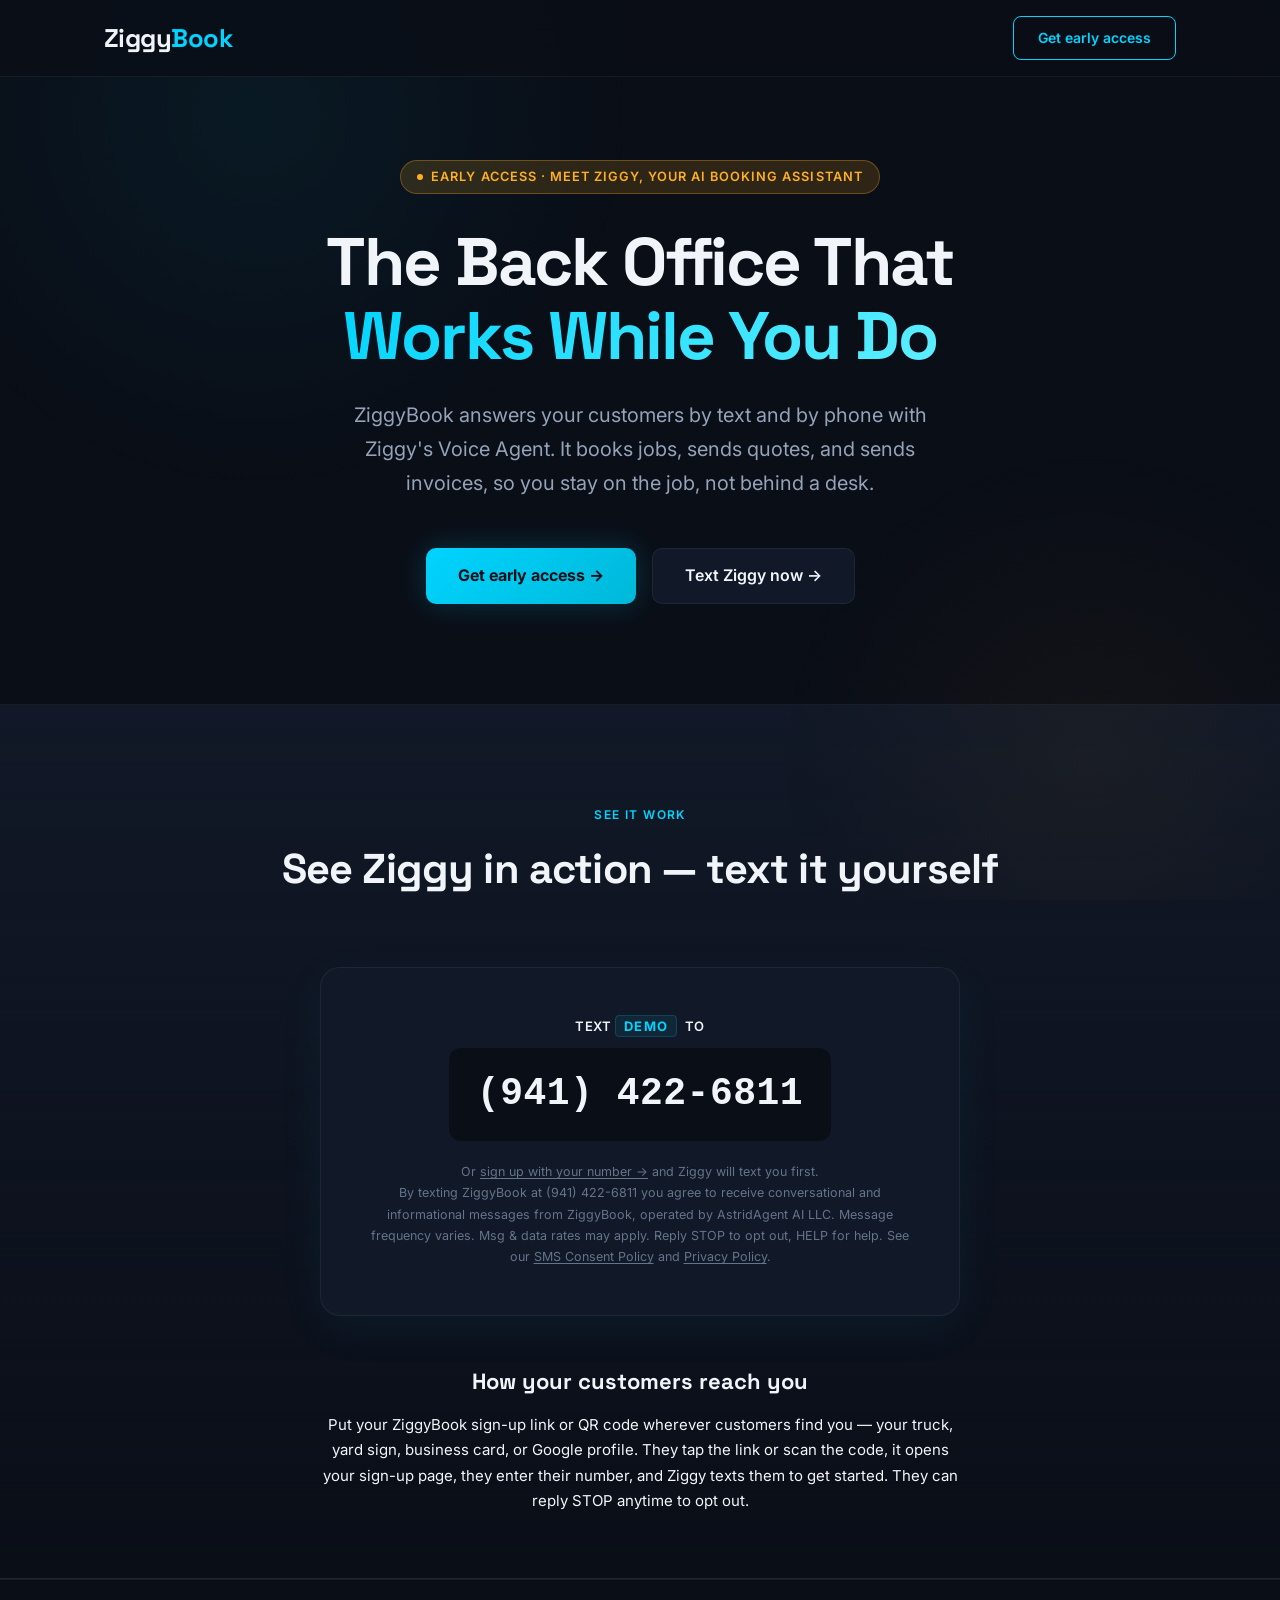
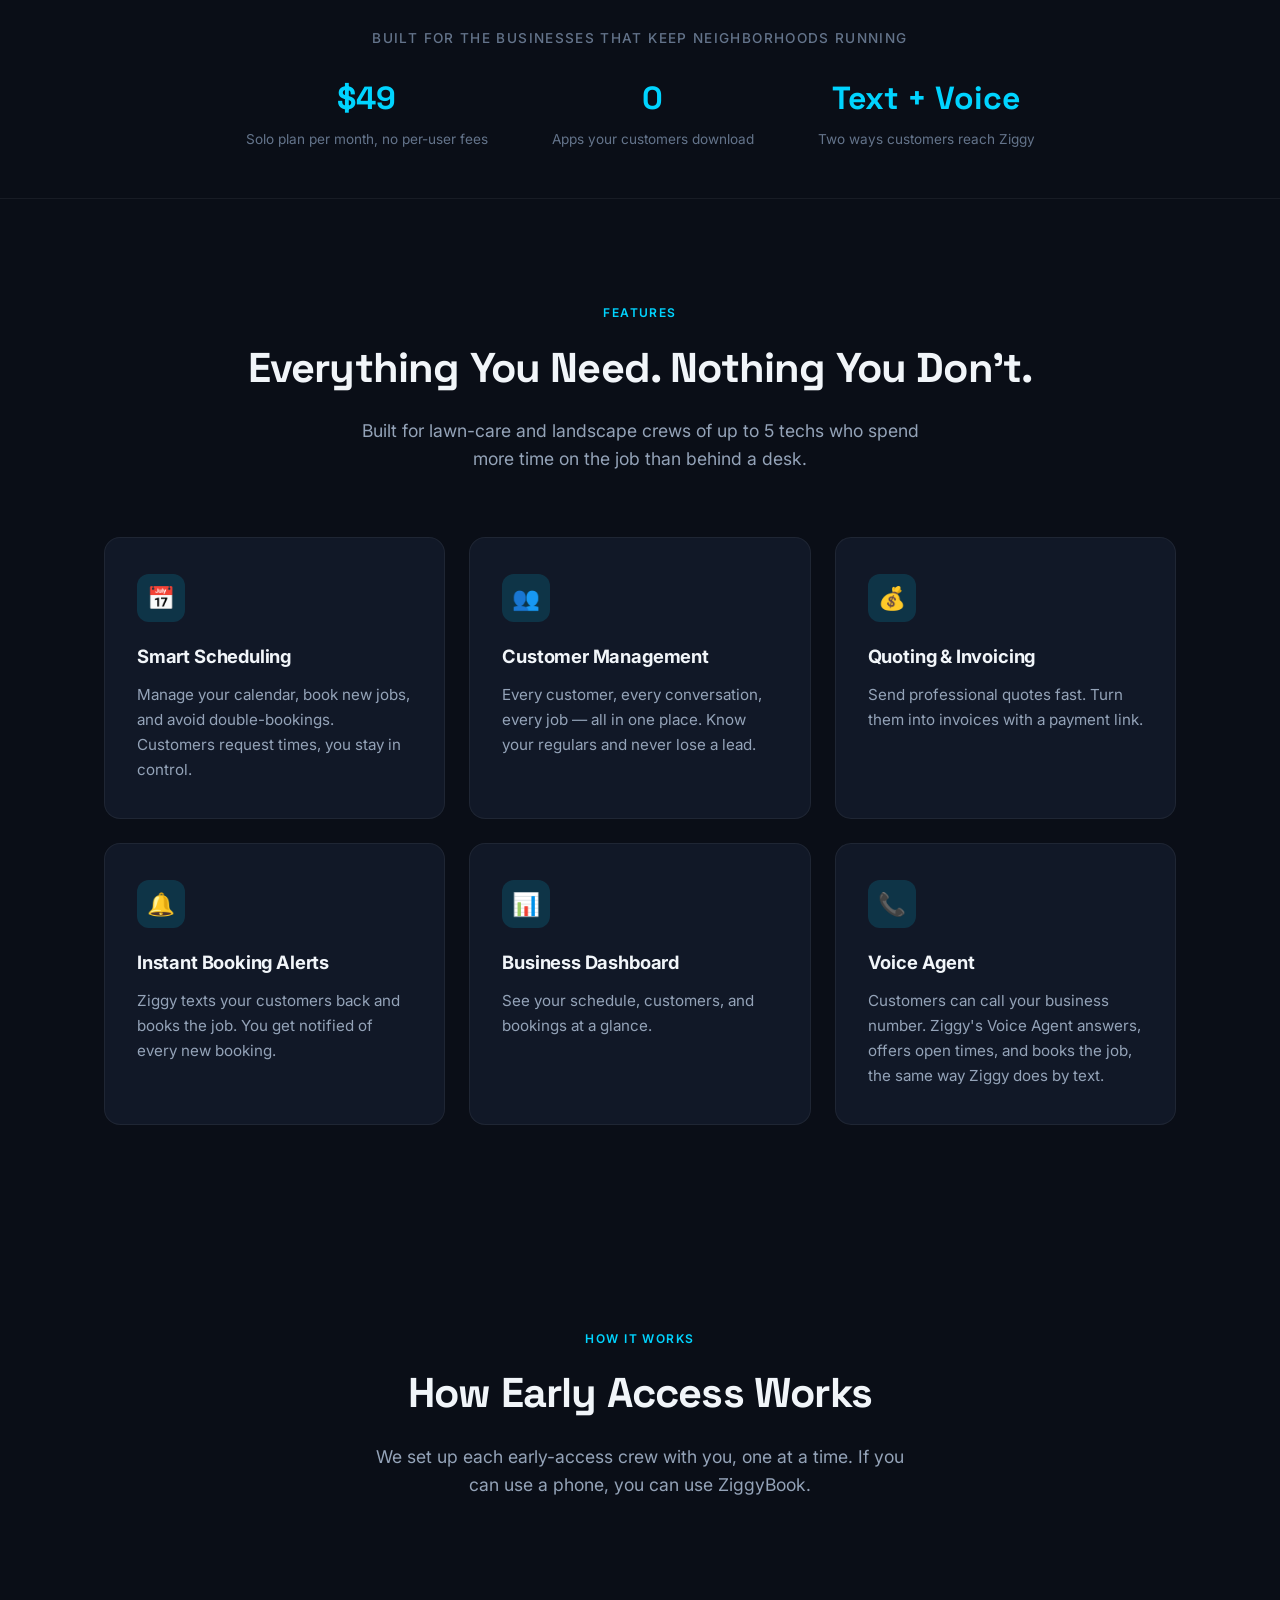
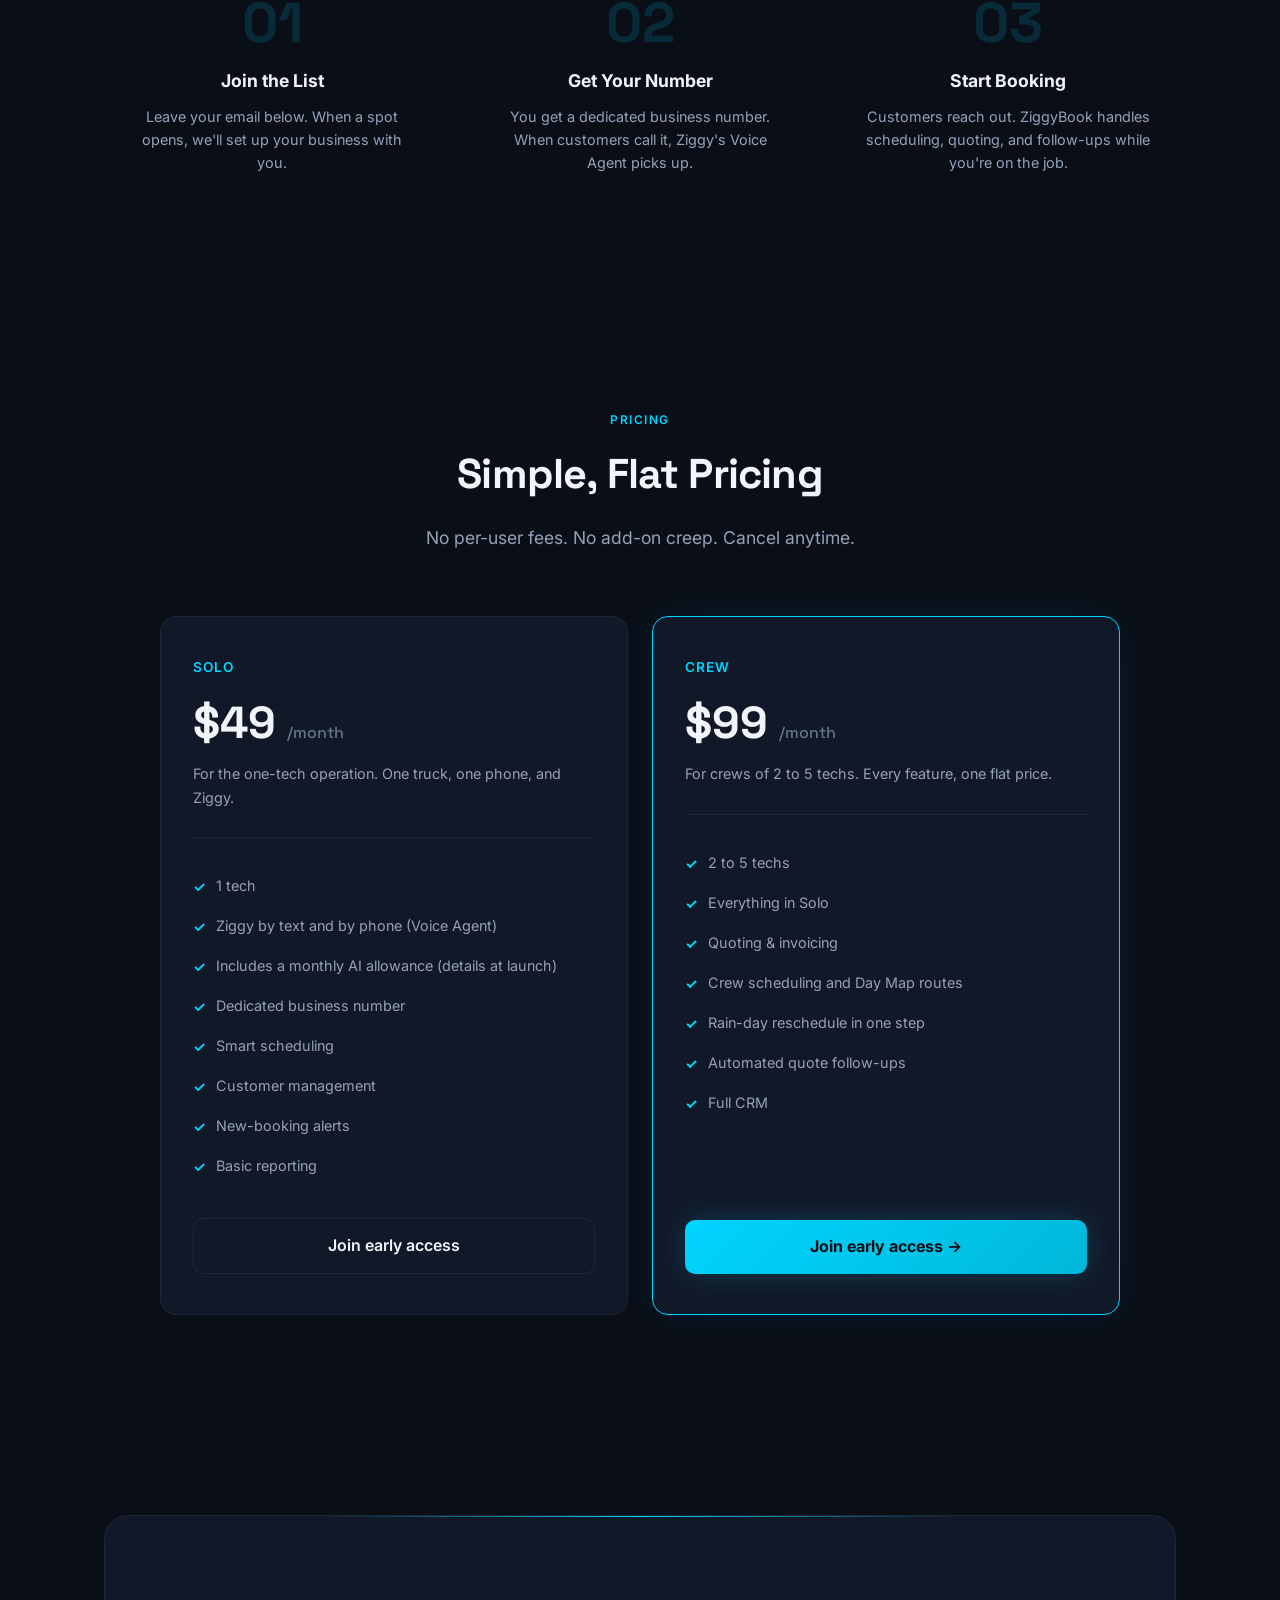
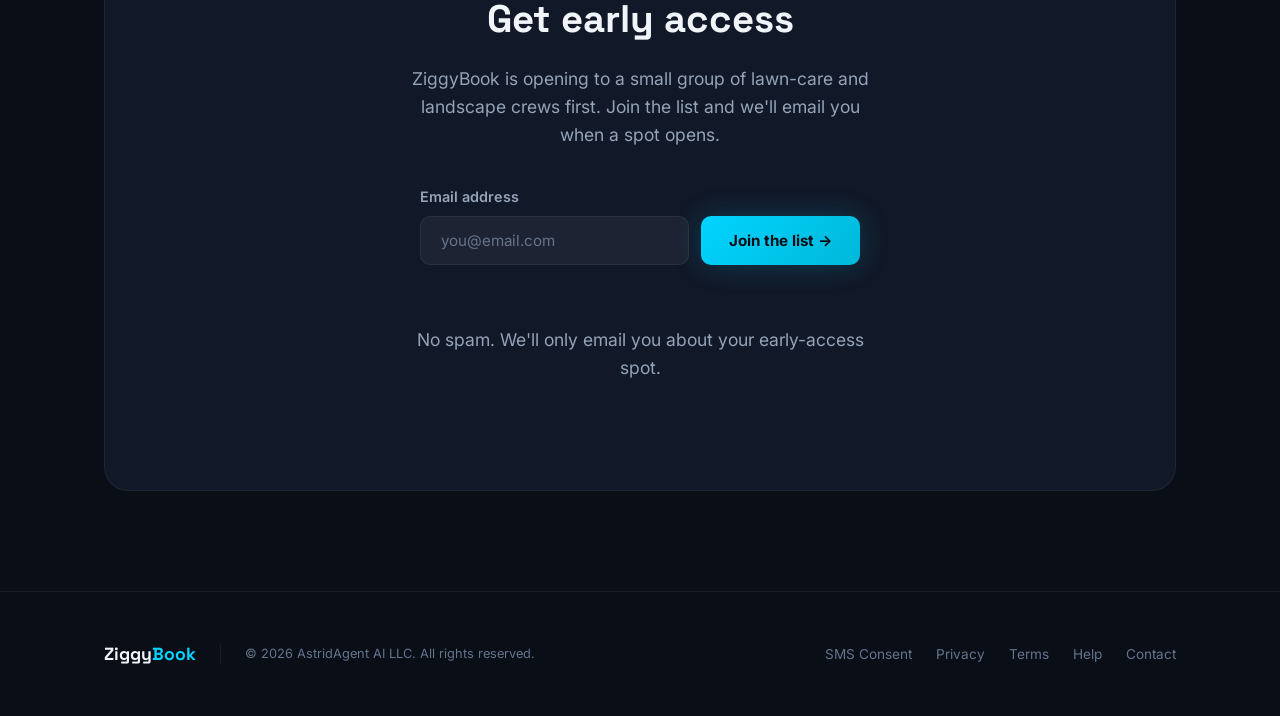
<file: index.html>
<!DOCTYPE html>
<!-- ziggybook-landing: auto-deploy enabled 2026-04-14 via Coolify GitHub webhook -->
<html lang="en">
<head>
  <meta charset="UTF-8">
  <meta name="viewport" content="width=device-width, initial-scale=1.0">
  <title>ZiggyBook — Text and Voice Agent scheduling for lawn-care crews (early access)</title>
  <meta name="description" content="Early access for lawn-care and landscape crews with up to 5 techs. Ziggy answers your customers by text and by phone with its Voice Agent, books jobs, and keeps your schedule. Solo $49/mo, Crew $99/mo, no per-user fees.">
  <link rel="canonical" href="https://ziggybook.ai/">
  <meta property="og:type" content="website">
  <meta property="og:site_name" content="ZiggyBook">
  <meta property="og:url" content="https://ziggybook.ai/">
  <meta property="og:title" content="ZiggyBook — Text and Voice Agent scheduling for lawn-care crews">
  <meta property="og:description" content="Early access for crews with up to 5 techs. Ziggy answers customers by text and by phone, books jobs, and keeps your schedule. Solo $49/mo, Crew $99/mo.">
  <meta name="twitter:card" content="summary">
  <meta name="twitter:title" content="ZiggyBook — Text and Voice Agent scheduling for lawn-care crews">
  <meta name="twitter:description" content="Early access for crews with up to 5 techs. Ziggy answers customers by text and by phone, books jobs, and keeps your schedule.">
  <link rel="preconnect" href="https://fonts.googleapis.com">
  <link rel="preconnect" href="https://fonts.gstatic.com" crossorigin>
  <link href="https://fonts.googleapis.com/css2?family=Inter:wght@400;500;600;700;800&family=Space+Grotesk:wght@700&display=swap" rel="stylesheet">
  <style>
    *, *::before, *::after { margin: 0; padding: 0; box-sizing: border-box; }

    :root {
      --cyan: #00D4FF;
      --cyan-dim: rgba(0, 212, 255, 0.15);
      --cyan-glow: rgba(0, 212, 255, 0.4);
      --amber: #FFB020;
      --amber-dim: rgba(255, 176, 32, 0.15);
      --bg-primary: #0A0E17;
      --bg-card: #111827;
      --bg-card-hover: #1a2332;
      --text-primary: #F1F5F9;
      --text-secondary: #94A3B8;
      --text-muted: #64748B;
      --border: rgba(255, 255, 255, 0.06);
    }

    html { scroll-behavior: smooth; }

    body {
      font-family: 'Inter', -apple-system, BlinkMacSystemFont, sans-serif;
      background: var(--bg-primary);
      color: var(--text-primary);
      line-height: 1.6;
      overflow-x: hidden;
    }

    /* ── Ambient background ── */
    .bg-glow {
      position: fixed;
      inset: 0;
      z-index: 0;
      pointer-events: none;
      overflow: hidden;
    }
    .bg-glow::before {
      content: '';
      position: absolute;
      top: -30%;
      left: -10%;
      width: 60vw;
      height: 60vw;
      background: radial-gradient(circle, rgba(0,212,255,0.06) 0%, transparent 70%);
      animation: drift 20s ease-in-out infinite alternate;
    }
    .bg-glow::after {
      content: '';
      position: absolute;
      bottom: -20%;
      right: -10%;
      width: 50vw;
      height: 50vw;
      background: radial-gradient(circle, rgba(255,176,32,0.04) 0%, transparent 70%);
      animation: drift 25s ease-in-out infinite alternate-reverse;
    }
    @keyframes drift {
      from { transform: translate(0, 0); }
      to { transform: translate(5vw, 3vh); }
    }

    /* ── Layout ── */
    .container {
      max-width: 1120px;
      margin: 0 auto;
      padding: 0 24px;
      position: relative;
      z-index: 1;
    }

    /* ── Nav ── */
    nav {
      position: fixed;
      top: 0;
      left: 0;
      right: 0;
      z-index: 100;
      padding: 16px 0;
      background: rgba(10, 14, 23, 0.8);
      backdrop-filter: blur(20px);
      border-bottom: 1px solid var(--border);
    }
    nav .container {
      display: flex;
      justify-content: space-between;
      align-items: center;
    }
    .logo {
      font-family: 'Space Grotesk', sans-serif;
      font-size: 1.6rem;
      font-weight: 700;
      text-decoration: none;
      color: var(--text-primary);
      letter-spacing: -0.02em;
    }
    .logo span { color: var(--cyan); }
    .nav-cta {
      display: inline-flex;
      align-items: center;
      gap: 8px;
      padding: 10px 24px;
      background: transparent;
      border: 1px solid var(--cyan);
      color: var(--cyan);
      border-radius: 8px;
      font-size: 0.875rem;
      font-weight: 600;
      text-decoration: none;
      transition: all 0.2s;
    }
    .nav-cta:hover {
      background: var(--cyan-dim);
      box-shadow: 0 0 20px rgba(0, 212, 255, 0.15);
    }

    /* ── Hero ── */
    .hero {
      padding: 160px 0 100px;
      text-align: center;
    }
    .badge {
      display: inline-flex;
      align-items: center;
      gap: 8px;
      padding: 6px 16px;
      background: var(--amber-dim);
      border: 1px solid rgba(255, 176, 32, 0.3);
      border-radius: 100px;
      font-size: 0.8rem;
      font-weight: 600;
      color: var(--amber);
      text-transform: uppercase;
      letter-spacing: 0.08em;
      margin-bottom: 32px;
    }
    .badge::before {
      content: '';
      width: 6px;
      height: 6px;
      background: var(--amber);
      border-radius: 50%;
      animation: pulse-dot 2s ease-in-out infinite;
    }
    @keyframes pulse-dot {
      0%, 100% { opacity: 1; }
      50% { opacity: 0.4; }
    }
    h1 {
      font-family: 'Space Grotesk', sans-serif;
      font-size: clamp(2.5rem, 6vw, 4.2rem);
      font-weight: 700;
      line-height: 1.1;
      letter-spacing: -0.03em;
      margin-bottom: 24px;
      max-width: 800px;
      margin-left: auto;
      margin-right: auto;
    }
    h1 .highlight {
      background: linear-gradient(135deg, var(--cyan) 0%, #60EFFF 100%);
      -webkit-background-clip: text;
      -webkit-text-fill-color: transparent;
      background-clip: text;
    }
    .hero-sub {
      font-size: clamp(1.05rem, 2.2vw, 1.25rem);
      color: var(--text-secondary);
      max-width: 600px;
      margin: 0 auto 48px;
      line-height: 1.7;
    }
    .hero-cta-group {
      display: flex;
      gap: 16px;
      justify-content: center;
      flex-wrap: wrap;
    }
    .btn-primary {
      display: inline-flex;
      align-items: center;
      gap: 8px;
      padding: 14px 32px;
      background: linear-gradient(135deg, var(--cyan) 0%, #00B8D9 100%);
      color: var(--bg-primary);
      border: none;
      border-radius: 10px;
      font-size: 1rem;
      font-weight: 700;
      text-decoration: none;
      cursor: pointer;
      transition: all 0.25s;
      box-shadow: 0 0 30px rgba(0, 212, 255, 0.2);
    }
    .btn-primary:hover {
      transform: translateY(-2px);
      box-shadow: 0 0 40px rgba(0, 212, 255, 0.35);
    }
    .btn-secondary {
      display: inline-flex;
      align-items: center;
      gap: 8px;
      padding: 14px 32px;
      background: var(--bg-card);
      color: var(--text-primary);
      border: 1px solid var(--border);
      border-radius: 10px;
      font-size: 1rem;
      font-weight: 600;
      text-decoration: none;
      cursor: pointer;
      transition: all 0.25s;
    }
    .btn-secondary:hover {
      background: var(--bg-card-hover);
      border-color: rgba(255, 255, 255, 0.12);
    }

    /* ── Social proof strip ── */
    .social-proof {
      padding: 48px 0;
      text-align: center;
      border-top: 1px solid var(--border);
      border-bottom: 1px solid var(--border);
    }
    .social-proof p {
      font-size: 0.85rem;
      color: var(--text-muted);
      text-transform: uppercase;
      letter-spacing: 0.1em;
      font-weight: 500;
    }
    .proof-stats {
      display: flex;
      justify-content: center;
      gap: 64px;
      margin-top: 24px;
      flex-wrap: wrap;
    }
    .proof-stat .number {
      font-family: 'Space Grotesk', sans-serif;
      font-size: 2rem;
      font-weight: 700;
      color: var(--cyan);
    }
    .proof-stat .label {
      font-size: 0.85rem;
      color: var(--text-muted);
      margin-top: 4px;
    }

    /* ── Section headers ── */
    .section-header {
      text-align: center;
      margin-bottom: 64px;
    }
    .section-label {
      display: inline-block;
      font-size: 0.75rem;
      font-weight: 600;
      color: var(--cyan);
      text-transform: uppercase;
      letter-spacing: 0.12em;
      margin-bottom: 12px;
    }
    .section-header h2 {
      font-family: 'Space Grotesk', sans-serif;
      font-size: clamp(1.8rem, 4vw, 2.6rem);
      font-weight: 700;
      letter-spacing: -0.02em;
      margin-bottom: 16px;
    }
    .section-header p {
      font-size: 1.1rem;
      color: var(--text-secondary);
      max-width: 560px;
      margin: 0 auto;
    }

    /* ── Features grid ── */
    .features {
      padding: 100px 0;
    }
    .features-grid {
      display: grid;
      grid-template-columns: repeat(auto-fit, minmax(300px, 1fr));
      gap: 24px;
    }
    .feature-card {
      background: var(--bg-card);
      border: 1px solid var(--border);
      border-radius: 16px;
      padding: 36px 32px;
      transition: all 0.3s;
    }

    /* ── try-ziggy section (live SMS opt-in) ── */
    .try-ziggy {
      padding: 96px 24px 64px;
      background: linear-gradient(180deg, var(--bg-card) 0%, transparent 100%);
      border-top: 1px solid var(--border);
      border-bottom: 1px solid var(--border);
    }
    .try-ziggy-card {
      background: var(--bg-card);
      border: 1px solid var(--border);
      border-radius: 20px;
      padding: 48px 40px;
      max-width: 640px;
      margin: 0 auto;
      text-align: center;
      box-shadow: 0 12px 48px rgba(0, 212, 255, 0.06);
    }
    .try-ziggy-pill {
      font-size: 13px;
      color: var(--text-dim);
      letter-spacing: 0.6px;
      text-transform: uppercase;
      font-weight: 600;
      margin-bottom: 8px;
    }
    .try-ziggy-pill strong {
      color: var(--cyan);
      letter-spacing: 1.2px;
      padding: 2px 8px;
      background: rgba(0, 212, 255, 0.08);
      border: 1px solid rgba(0, 212, 255, 0.18);
      border-radius: 4px;
      margin-right: 4px;
    }
    .try-ziggy-number {
      display: inline-block;
      font-family: 'IBM Plex Mono', monospace;
      font-size: clamp(28px, 5vw, 38px);
      font-weight: 700;
      color: var(--text);
      letter-spacing: 0.5px;
      text-decoration: none;
      padding: 16px 28px;
      background: var(--bg-primary);
      border: 1px solid var(--border-bright);
      border-radius: 12px;
      transition: all 0.2s;
      margin: 4px 0 20px;
    }
    .try-ziggy-number:hover {
      border-color: var(--cyan);
      color: var(--cyan);
    }
    .try-ziggy-disclosure {
      font-size: 12.5px;
      line-height: 1.7;
      color: var(--text-muted);
      max-width: 560px;
      margin: 0 auto;
    }
    .try-ziggy-disclosure a {
      color: var(--text-dim);
      text-decoration: underline;
      text-underline-offset: 2px;
    }
    .try-ziggy-disclosure a:hover {
      color: var(--cyan);
    }
    .try-ziggy-explainer {
      max-width: 640px;
      margin: 48px auto 0;
      text-align: center;
    }
    .try-ziggy-explainer h3 {
      font-family: 'Space Grotesk', sans-serif;
      font-size: 22px;
      font-weight: 700;
      margin-bottom: 12px;
      color: var(--text);
    }
    .try-ziggy-explainer p {
      font-size: 15px;
      line-height: 1.7;
      color: var(--text-dim);
    }
    .placeholder-copy {
      color: var(--amber) !important;
      background: rgba(255, 176, 32, 0.06);
      border: 1px dashed rgba(255, 176, 32, 0.3);
      border-radius: 8px;
      padding: 14px 18px;
    }

    .feature-card:hover {
      background: var(--bg-card-hover);
      border-color: rgba(0, 212, 255, 0.15);
      transform: translateY(-4px);
      box-shadow: 0 8px 32px rgba(0, 0, 0, 0.3);
    }
    .feature-icon {
      width: 48px;
      height: 48px;
      display: flex;
      align-items: center;
      justify-content: center;
      background: var(--cyan-dim);
      border-radius: 12px;
      font-size: 1.4rem;
      margin-bottom: 20px;
    }
    .feature-card h3 {
      font-size: 1.15rem;
      font-weight: 700;
      margin-bottom: 10px;
      letter-spacing: -0.01em;
    }
    .feature-card p {
      font-size: 0.95rem;
      color: var(--text-secondary);
      line-height: 1.65;
    }

    /* ── How it works ── */
    .how-it-works {
      padding: 100px 0;
    }
    .steps {
      display: grid;
      grid-template-columns: repeat(auto-fit, minmax(240px, 1fr));
      gap: 32px;
      counter-reset: step;
    }
    .step {
      text-align: center;
      padding: 32px 24px;
      position: relative;
    }
    .step-number {
      font-family: 'Space Grotesk', sans-serif;
      font-size: 3.5rem;
      font-weight: 700;
      color: var(--cyan);
      opacity: 0.15;
      line-height: 1;
      margin-bottom: 16px;
    }
    .step h3 {
      font-size: 1.1rem;
      font-weight: 700;
      margin-bottom: 10px;
    }
    .step p {
      font-size: 0.9rem;
      color: var(--text-secondary);
      line-height: 1.6;
    }

    /* ── Pricing ── */
    .pricing {
      padding: 100px 0;
    }
    .pricing-grid {
      display: grid;
      grid-template-columns: repeat(auto-fit, minmax(280px, 1fr));
      gap: 24px;
      max-width: 960px;
      margin: 0 auto;
    }
    .price-card {
      background: var(--bg-card);
      border: 1px solid var(--border);
      border-radius: 16px;
      padding: 40px 32px;
      display: flex;
      flex-direction: column;
      transition: all 0.3s;
    }
    .price-card:hover {
      transform: translateY(-4px);
      box-shadow: 0 8px 32px rgba(0, 0, 0, 0.3);
    }
    .price-card.featured {
      border-color: var(--cyan);
      box-shadow: 0 0 40px rgba(0, 212, 255, 0.08);
      position: relative;
    }
    .price-tier {
      font-size: 0.85rem;
      font-weight: 600;
      color: var(--cyan);
      text-transform: uppercase;
      letter-spacing: 0.08em;
      margin-bottom: 8px;
    }
    .price-card h3 {
      font-family: 'Space Grotesk', sans-serif;
      font-size: 2.8rem;
      font-weight: 700;
      margin-bottom: 4px;
    }
    .price-card h3 span {
      font-size: 1rem;
      font-weight: 500;
      color: var(--text-muted);
    }
    .price-desc {
      font-size: 0.9rem;
      color: var(--text-secondary);
      margin-bottom: 28px;
      padding-bottom: 28px;
      border-bottom: 1px solid var(--border);
    }
    .price-features {
      list-style: none;
      flex: 1;
      margin-bottom: 32px;
    }
    .price-features li {
      padding: 8px 0;
      font-size: 0.9rem;
      color: var(--text-secondary);
      display: flex;
      align-items: flex-start;
      gap: 10px;
    }
    .price-features li::before {
      content: '✓';
      color: var(--cyan);
      font-weight: 700;
      flex-shrink: 0;
      margin-top: 1px;
    }
    .price-card .btn-primary,
    .price-card .btn-secondary {
      width: 100%;
      justify-content: center;
    }

    /* ── CTA Section ── */
    .cta-section {
      padding: 100px 0;
      text-align: center;
    }
    .cta-box {
      background: var(--bg-card);
      border: 1px solid var(--border);
      border-radius: 24px;
      padding: 72px 48px;
      position: relative;
      overflow: hidden;
    }
    .cta-box::before {
      content: '';
      position: absolute;
      top: 0;
      left: 50%;
      transform: translateX(-50%);
      width: 60%;
      height: 1px;
      background: linear-gradient(90deg, transparent, var(--cyan), transparent);
    }
    .cta-box h2 {
      font-family: 'Space Grotesk', sans-serif;
      font-size: clamp(1.8rem, 4vw, 2.4rem);
      font-weight: 700;
      margin-bottom: 16px;
    }
    .cta-box p {
      color: var(--text-secondary);
      font-size: 1.1rem;
      max-width: 480px;
      margin: 0 auto 36px;
    }

    /* ── Email signup ── */
    .signup-form {
      display: flex;
      gap: 12px;
      max-width: 440px;
      margin: 0 auto;
      flex-wrap: wrap;
      justify-content: center;
    }
    .signup-form input {
      flex: 1;
      min-width: 220px;
      padding: 14px 20px;
      background: rgba(255, 255, 255, 0.05);
      border: 1px solid var(--border);
      border-radius: 10px;
      color: var(--text-primary);
      font-size: 0.95rem;
      font-family: inherit;
      outline: none;
      transition: border-color 0.2s;
    }
    .signup-form input::placeholder { color: var(--text-muted); }
    .signup-form input:focus { border-color: var(--cyan); }
    .signup-form input:focus-visible { box-shadow: 0 0 0 3px rgba(0, 212, 255, 0.35); }
    .signup-label { display: block; margin: 0 auto 8px; max-width: 440px; text-align: left; font-size: 0.9rem; font-weight: 600; color: var(--text-secondary); }
    .signup-form button {
      padding: 14px 28px;
      background: linear-gradient(135deg, var(--cyan) 0%, #00B8D9 100%);
      color: var(--bg-primary);
      border: none;
      border-radius: 10px;
      font-size: 0.95rem;
      font-weight: 700;
      font-family: inherit;
      cursor: pointer;
      transition: all 0.25s;
      box-shadow: 0 0 30px rgba(0, 212, 255, 0.2);
    }
    .signup-form button:hover {
      transform: translateY(-2px);
      box-shadow: 0 0 40px rgba(0, 212, 255, 0.35);
    }
    .signup-note {
      margin-top: 12px;
      font-size: 0.8rem;
      color: var(--text-muted);
    }
    .signup-form .hp { position: absolute; left: -10000px; width: 1px; height: 1px; overflow: hidden; }
    .signup-status { min-height: 1.4em; margin-top: 12px; font-size: 0.9rem; color: var(--text-secondary); }
    .signup-status.is-error { color: var(--amber); }

    /* ── Footer ── */
    footer {
      padding: 48px 0;
      border-top: 1px solid var(--border);
    }
    footer .container {
      display: flex;
      justify-content: space-between;
      align-items: center;
      flex-wrap: wrap;
      gap: 16px;
    }
    .footer-left {
      display: flex;
      align-items: center;
      gap: 24px;
    }
    .footer-brand {
      font-family: 'Space Grotesk', sans-serif;
      font-weight: 700;
      font-size: 1.1rem;
      color: var(--text-primary);
    }
    .footer-brand span { color: var(--cyan); }
    .footer-divider {
      width: 1px;
      height: 20px;
      background: var(--border);
    }
    .footer-copy {
      font-size: 0.8rem;
      color: var(--text-muted);
    }
    .footer-links {
      display: flex;
      gap: 24px;
    }
    .footer-links a {
      font-size: 0.85rem;
      color: var(--text-muted);
      text-decoration: none;
      transition: color 0.2s;
    }
    .footer-links a:hover { color: var(--text-primary); }

    /* ── Responsive ── */
    @media (max-width: 640px) {
      .hero { padding: 130px 0 72px; }
      .proof-stats { gap: 32px; }
      .features, .how-it-works, .pricing, .cta-section { padding: 72px 0; }
      .cta-box { padding: 48px 24px; }
      footer .container { flex-direction: column; text-align: center; }
      .footer-left { flex-direction: column; gap: 8px; }
      .footer-divider { display: none; }
    }
  </style>
</head>
<body>

<div class="bg-glow"></div>

<!-- ── NAV ── -->
<nav>
  <div class="container">
    <a href="#" class="logo">Ziggy<span>Book</span></a>
    <a href="#signup" class="nav-cta">Get early access</a>
  </div>
</nav>

<!-- ── HERO ── -->
<section class="hero">
  <div class="container">
    <div class="badge">Early access · Meet Ziggy, your AI booking assistant</div>
    <h1>The Back Office That <span class="highlight">Works While You Do</span></h1>
    <p class="hero-sub">
      ZiggyBook answers your customers by text and by phone with Ziggy's Voice Agent. It books jobs, sends quotes, and sends invoices, so you stay on the job, not behind a desk.
    </p>
    <div class="hero-cta-group">
      <a href="#signup" class="btn-primary">Get early access →</a>
      <a href="#try-ziggy" class="btn-secondary">Text Ziggy now →</a>
    </div>
  </div>
</section>

<!-- ── TRY ZIGGY ── (live SMS opt-in evidence — content reviewed by Twilio campaign vetting) -->
<section class="try-ziggy" id="try-ziggy">
  <div class="container">
    <div class="section-header">
      <span class="section-label">See it work</span>
      <h2>See Ziggy in action — text it yourself</h2>
    </div>
    <div class="try-ziggy-card">
      <p class="try-ziggy-pill">Text <strong>DEMO</strong> to</p>
      <a href="sms:+19414226811?body=DEMO" class="try-ziggy-number">(941) 422-6811</a>
      <p class="try-ziggy-disclosure">
        Or <a href="/sms-signup">sign up with your number &rarr;</a> and Ziggy will text you first.
      </p>
      <p class="try-ziggy-disclosure">
        By texting ZiggyBook at (941) 422-6811 you agree to receive conversational and informational messages from ZiggyBook, operated by AstridAgent AI LLC. Message frequency varies. Msg &amp; data rates may apply. Reply STOP to opt out, HELP for help. See our <a href="/sms-consent">SMS Consent Policy</a> and <a href="/privacy">Privacy Policy</a>.
      </p>
    </div>
    <div class="try-ziggy-explainer">
      <h3>How your customers reach you</h3>
      <p>Put your ZiggyBook sign-up link or QR code wherever customers find you &mdash; your truck, yard sign, business card, or Google profile. They tap the link or scan the code, it opens your sign-up page, they enter their number, and Ziggy texts them to get started. They can reply STOP anytime to opt out.</p>
    </div>
  </div>
</section>

<!-- ── SOCIAL PROOF ── -->
<section class="social-proof">
  <div class="container">
    <p>Built for the businesses that keep neighborhoods running</p>
    <div class="proof-stats">
      <div class="proof-stat">
        <div class="number">$49</div>
        <div class="label">Solo plan per month, no per-user fees</div>
      </div>
      <div class="proof-stat">
        <div class="number">0</div>
        <div class="label">Apps your customers download</div>
      </div>
      <div class="proof-stat">
        <div class="number">Text + Voice</div>
        <div class="label">Two ways customers reach Ziggy</div>
      </div>
    </div>
  </div>
</section>

<!-- ── FEATURES ── -->
<section class="features" id="features">
  <div class="container">
    <div class="section-header">
      <span class="section-label">Features</span>
      <h2>Everything You Need. Nothing You Don't.</h2>
      <p>Built for lawn-care and landscape crews of up to 5 techs who spend more time on the job than behind a desk.</p>
    </div>
    <div class="features-grid">
      <div class="feature-card">
        <div class="feature-icon">📅</div>
        <h3>Smart Scheduling</h3>
        <p>Manage your calendar, book new jobs, and avoid double-bookings. Customers request times, you stay in control.</p>
      </div>
      <div class="feature-card">
        <div class="feature-icon">👥</div>
        <h3>Customer Management</h3>
        <p>Every customer, every conversation, every job — all in one place. Know your regulars and never lose a lead.</p>
      </div>
      <div class="feature-card">
        <div class="feature-icon">💰</div>
        <h3>Quoting &amp; Invoicing</h3>
        <p>Send professional quotes fast. Turn them into invoices with a payment link.</p>
      </div>
      <div class="feature-card">
        <div class="feature-icon">🔔</div>
        <h3>Instant Booking Alerts</h3>
        <p>Ziggy texts your customers back and books the job. You get notified of every new booking.</p>
      </div>
      <div class="feature-card">
        <div class="feature-icon">📊</div>
        <h3>Business Dashboard</h3>
        <p>See your schedule, customers, and bookings at a glance.</p>
      </div>
      <div class="feature-card">
        <div class="feature-icon">📞</div>
        <h3>Voice Agent</h3>
        <p>Customers can call your business number. Ziggy's Voice Agent answers, offers open times, and books the job, the same way Ziggy does by text.</p>
      </div>
    </div>
  </div>
</section>

<!-- ── HOW IT WORKS ── -->
<section class="how-it-works">
  <div class="container">
    <div class="section-header">
      <span class="section-label">How it works</span>
      <h2>How Early Access Works</h2>
      <p>We set up each early-access crew with you, one at a time. If you can use a phone, you can use ZiggyBook.</p>
    </div>
    <div class="steps">
      <div class="step">
        <div class="step-number">01</div>
        <h3>Join the List</h3>
        <p>Leave your email below. When a spot opens, we'll set up your business with you.</p>
      </div>
      <div class="step">
        <div class="step-number">02</div>
        <h3>Get Your Number</h3>
        <p>You get a dedicated business number. When customers call it, Ziggy's Voice Agent picks up.</p>
      </div>
      <div class="step">
        <div class="step-number">03</div>
        <h3>Start Booking</h3>
        <p>Customers reach out. ZiggyBook handles scheduling, quoting, and follow-ups while you're on the job.</p>
      </div>
    </div>
  </div>
</section>

<!-- ── PRICING ── -->
<section class="pricing" id="pricing">
  <div class="container">
    <div class="section-header">
      <span class="section-label">Pricing</span>
      <h2>Simple, Flat Pricing</h2>
      <p>No per-user fees. No add-on creep. Cancel anytime.</p>
    </div>
    <div class="pricing-grid">
      <div class="price-card">
        <div class="price-tier">Solo</div>
        <h3>$49 <span>/month</span></h3>
        <p class="price-desc">For the one-tech operation. One truck, one phone, and Ziggy.</p>
        <ul class="price-features">
          <li>1 tech</li>
          <li>Ziggy by text and by phone (Voice Agent)</li>
          <li>Includes a monthly AI allowance (details at launch)</li>
          <li>Dedicated business number</li>
          <li>Smart scheduling</li>
          <li>Customer management</li>
          <li>New-booking alerts</li>
          <li>Basic reporting</li>
        </ul>
        <a href="#signup" class="btn-secondary">Join early access</a>
      </div>
      <div class="price-card featured">
        <div class="price-tier">Crew</div>
        <h3>$99 <span>/month</span></h3>
        <p class="price-desc">For crews of 2 to 5 techs. Every feature, one flat price.</p>
        <ul class="price-features">
          <li>2 to 5 techs</li>
          <li>Everything in Solo</li>
          <li>Quoting &amp; invoicing</li>
          <li>Crew scheduling and Day Map routes</li>
          <li>Rain-day reschedule in one step</li>
          <li>Automated quote follow-ups</li>
          <li>Full CRM</li>
        </ul>
        <a href="#signup" class="btn-primary">Join early access →</a>
      </div>
    </div>
  </div>
</section>

<!-- ── CTA ── -->
<section class="cta-section" id="signup">
  <div class="container">
    <div class="cta-box">
      <h2>Get early access</h2>
      <p>ZiggyBook is opening to a small group of lawn-care and landscape crews first. Join the list and we'll email you when a spot opens.</p>
      <label class="signup-label" for="wl-email">Email address</label>
      <form class="signup-form" id="waitlist-form"
            action="https://api.astridagent.ai/api/waitlist" method="POST"
            onsubmit="handleSignup(event)">
        <input type="email" id="wl-email" name="email" placeholder="you@email.com" required
               autocomplete="email" maxlength="254">
        <!-- Honeypot: humans never see or fill this. Not a phone field. -->
        <div class="hp" aria-hidden="true">
          <label for="wl-website">Website</label>
          <input type="text" id="wl-website" name="website" tabindex="-1" autocomplete="off">
        </div>
        <input type="hidden" name="source" value="landing-early-access">
        <button type="submit">Join the list →</button>
      </form>
      <p class="signup-status" id="signup-status" role="status" aria-live="polite"></p>
      <p class="signup-note">No spam. We'll only email you about your early-access spot.</p>
    </div>
  </div>
</section>

<!-- ── FOOTER ── -->
<footer>
  <div class="container">
    <div class="footer-left">
      <div class="footer-brand">Ziggy<span>Book</span></div>
      <div class="footer-divider"></div>
      <div class="footer-copy">&copy; 2026 AstridAgent AI LLC. All rights reserved.</div>
    </div>
    <div class="footer-links">
      <a href="/sms-consent">SMS Consent</a>
      <a href="/privacy">Privacy</a>
      <a href="/terms">Terms</a>
      <a href="/help">Help</a>
      <a href="/contact">Contact</a>
    </div>
  </div>
</footer>

<script>
// Early-access signup → POST /api/waitlist (smartbook-api v0.25.0).
// "You're on the list!" shows ONLY after the API confirms the save (2xx).
// Without fetch (very old browsers) the form's own action= POST runs.
function handleSignup(e) {
  if (!window.fetch) return;
  e.preventDefault();
  var form = e.target;
  var input = form.querySelector('input[name="email"]');
  var btn = form.querySelector('button[type="submit"]');
  var status = document.getElementById('signup-status');
  var label = 'Join the list →';

  var params = new URLSearchParams(window.location.search);
  var utm = {};
  ['utm_source', 'utm_medium', 'utm_campaign', 'utm_term', 'utm_content'].forEach(function (k) {
    var v = params.get(k);
    if (v) utm[k] = v.slice(0, 100);
  });

  var payload = {
    email: input.value.trim(),
    source: (form.querySelector('input[name="source"]') || {}).value || 'landing-early-access',
    utm: utm,
    page_url: window.location.href.slice(0, 512),
    website: (form.querySelector('input[name="website"]') || {}).value || ''
  };

  input.disabled = true;
  btn.disabled = true;
  btn.textContent = 'Saving…';
  status.textContent = '';
  status.classList.remove('is-error');

  function fail(message) {
    input.disabled = false;
    btn.disabled = false;
    btn.textContent = label;
    status.textContent = message;
    status.classList.add('is-error');
  }

  fetch(form.action, {
    method: 'POST',
    headers: { 'Content-Type': 'application/json' },
    body: JSON.stringify(payload),
    credentials: 'omit'
  }).then(function (res) {
    if (res.ok) {
      btn.textContent = 'You\'re on the list!';
      btn.style.background = 'var(--amber)';
      status.textContent = 'Thanks! We\'ll email you when your spot opens.';
      return;
    }
    if (res.status === 422) {
      fail('That email doesn\'t look right. Please check it and try again.');
    } else if (res.status === 429) {
      fail('Too many tries. Please wait a few minutes and try again.');
    } else {
      fail('We couldn\'t save that just now. Please try again, or email support@astridagent.ai.');
    }
  }).catch(function () {
    fail('We couldn\'t save that just now. Please try again, or email support@astridagent.ai.');
  });
}
</script>

</body>
</html>
</file>
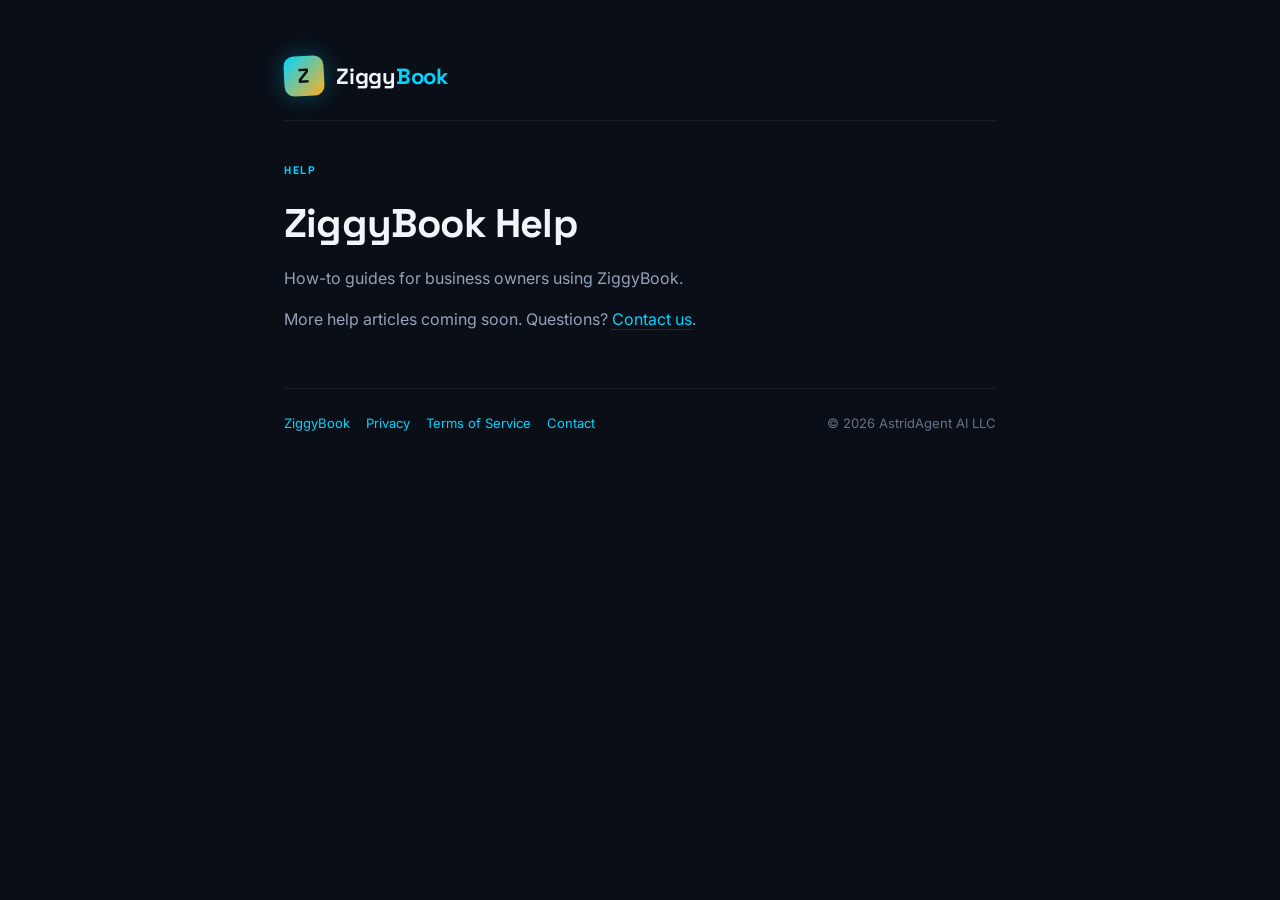
<file: help/index.html>
<!DOCTYPE html>
<html lang="en">
<head>
  <meta charset="UTF-8">
  <meta name="viewport" content="width=device-width, initial-scale=1.0">
  <title>ZiggyBook Help</title>
  <meta name="description" content="How-to help for business owners using ZiggyBook.">
  <link rel="preconnect" href="https://fonts.googleapis.com">
  <link rel="preconnect" href="https://fonts.gstatic.com" crossorigin>
  <link href="https://fonts.googleapis.com/css2?family=Inter:wght@400;500;600;700;800&family=Space+Grotesk:wght@700&family=IBM+Plex+Mono:wght@500&display=swap" rel="stylesheet">
  <link rel="stylesheet" href="/policy-style.css">
</head>
<body>
  <div class="page">
    <header class="mast">
      <div class="logo-mark">Z</div>
      <div class="wordmark">Ziggy<span class="accent">Book</span></div>
    </header>

    <div class="eyebrow">Help</div>
    <h1>ZiggyBook Help</h1>

    <p>How-to guides for business owners using ZiggyBook.</p>

    <!--
      QUEUE #27 publishing rule: list an article here (and add help/<slug>.html)
      only when it is Randy-verified AND Maya-polished. Then flip that slug to
      true in ziggybook-dashboard src/lib/helpLinks.js. Unpublished links from
      the app land on this page.
      Published articles: none yet.
    -->

    <p>More help articles coming soon. Questions? <a href="/contact">Contact us</a>.</p>

    <footer class="foot">
      <a href="/">ZiggyBook</a>
      <a href="/privacy">Privacy</a>
      <a href="/terms">Terms of Service</a>
      <a href="/contact">Contact</a>
      <span style="margin-left: auto;">&copy; 2026 AstridAgent AI LLC</span>
    </footer>
  </div>
</body>
</html>
</file>
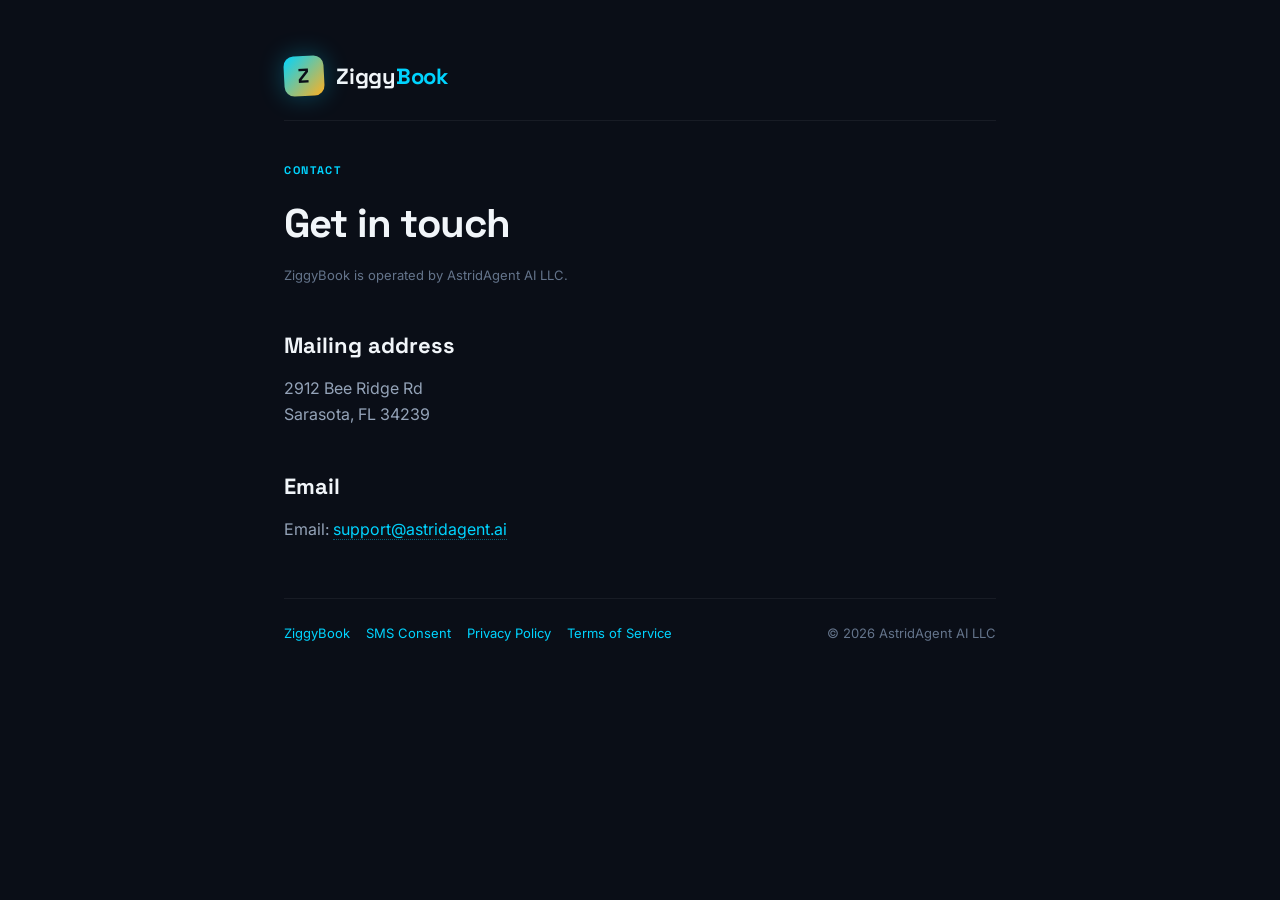
<file: contact.html>
<!DOCTYPE html>
<html lang="en">
<head>
  <meta charset="UTF-8">
  <meta name="viewport" content="width=device-width, initial-scale=1.0">
  <title>Contact &middot; ZiggyBook</title>
  <meta name="description" content="Reach the team behind ZiggyBook — operated by AstridAgent AI LLC.">
  <link rel="preconnect" href="https://fonts.googleapis.com">
  <link rel="preconnect" href="https://fonts.gstatic.com" crossorigin>
  <link href="https://fonts.googleapis.com/css2?family=Inter:wght@400;500;600;700;800&family=Space+Grotesk:wght@700&family=IBM+Plex+Mono:wght@500&display=swap" rel="stylesheet">
  <link rel="stylesheet" href="/policy-style.css">
</head>
<body>
  <div class="page">
    <header class="mast">
      <div class="logo-mark">Z</div>
      <div class="wordmark">Ziggy<span class="accent">Book</span></div>
    </header>

    <div class="eyebrow">Contact</div>
    <h1>Get in touch</h1>
    <div class="updated">ZiggyBook is operated by AstridAgent AI LLC.</div>

    <h2>Mailing address</h2>
    <p>2912 Bee Ridge Rd<br>Sarasota, FL 34239</p>

    <h2>Email</h2>
    <p>Email: <a href="mailto:support@astridagent.ai">support@astridagent.ai</a></p>

    <footer class="foot">
      <a href="/">ZiggyBook</a>
      <a href="/sms-consent">SMS Consent</a>
      <a href="/privacy">Privacy Policy</a>
      <a href="/terms">Terms of Service</a>
      <span style="margin-left: auto;">&copy; 2026 AstridAgent AI LLC</span>
    </footer>
  </div>
</body>
</html>
</file>
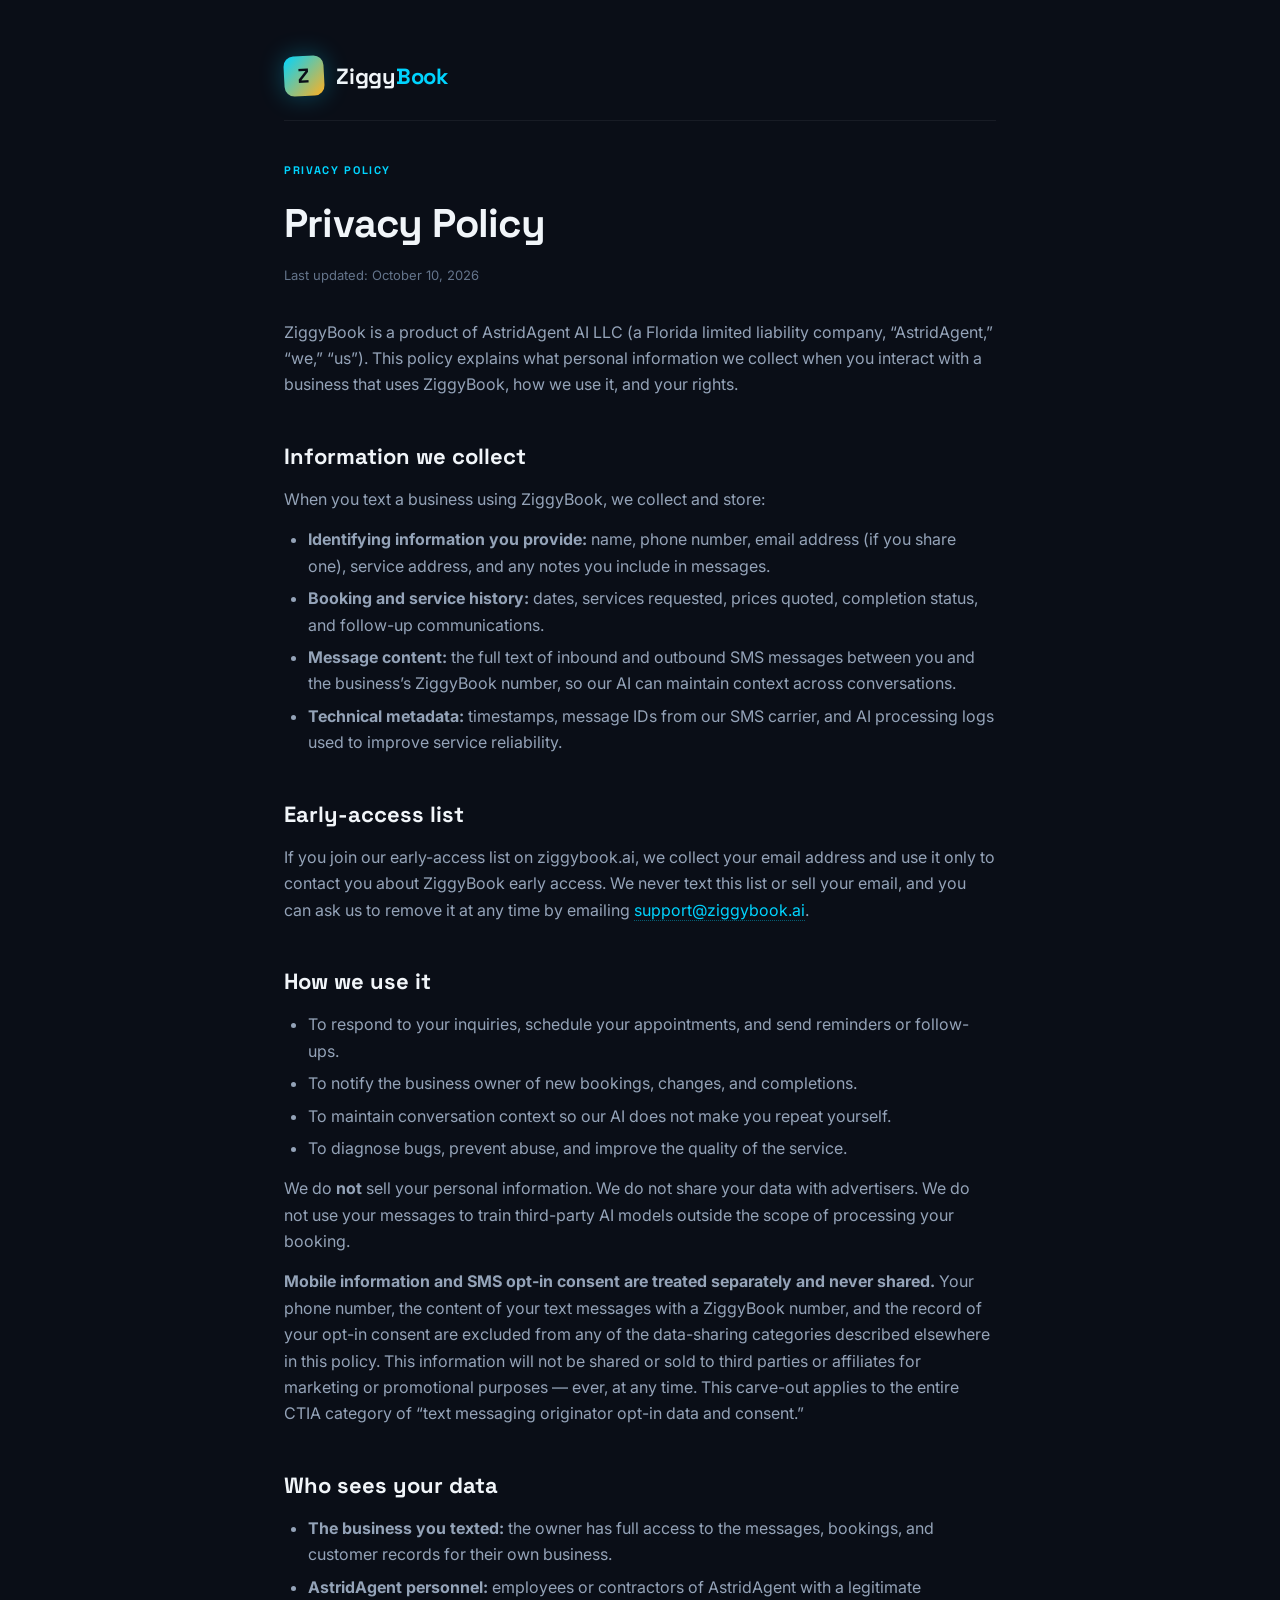
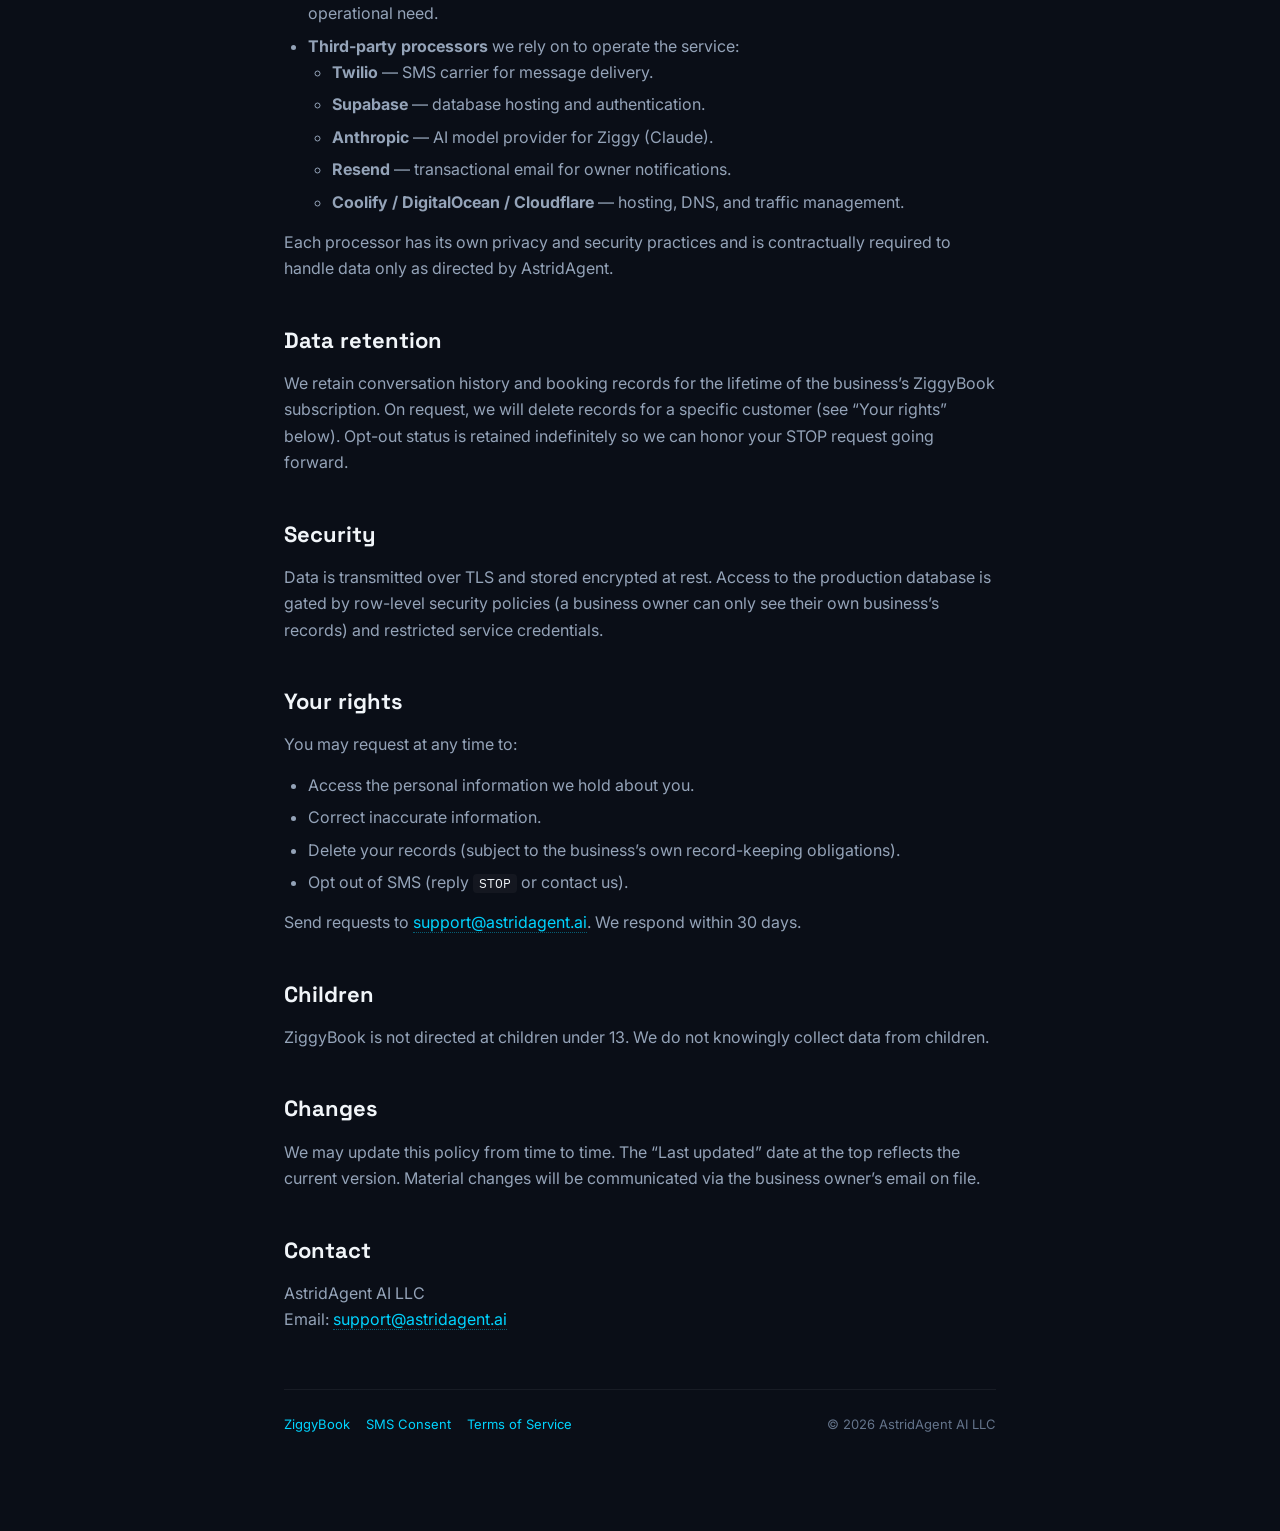
<file: privacy.html>
<!DOCTYPE html>
<html lang="en">
<head>
  <meta charset="UTF-8">
  <meta name="viewport" content="width=device-width, initial-scale=1.0">
  <title>Privacy Policy · ZiggyBook</title>
  <meta name="description" content="How ZiggyBook and AstridAgent AI LLC collect, use, and protect customer data.">
  <link rel="preconnect" href="https://fonts.googleapis.com">
  <link rel="preconnect" href="https://fonts.gstatic.com" crossorigin>
  <link href="https://fonts.googleapis.com/css2?family=Inter:wght@400;500;600;700;800&family=Space+Grotesk:wght@700&family=IBM+Plex+Mono:wght@500&display=swap" rel="stylesheet">
  <link rel="stylesheet" href="/policy-style.css">
</head>
<body>
  <div class="page">
    <header class="mast">
      <div class="logo-mark">Z</div>
      <div class="wordmark">Ziggy<span class="accent">Book</span></div>
    </header>

    <div class="eyebrow">Privacy Policy</div>
    <h1>Privacy Policy</h1>
    <div class="updated">Last updated: October 10, 2026</div>

    <p>ZiggyBook is a product of AstridAgent AI LLC (a Florida limited liability company, &ldquo;AstridAgent,&rdquo; &ldquo;we,&rdquo; &ldquo;us&rdquo;). This policy explains what personal information we collect when you interact with a business that uses ZiggyBook, how we use it, and your rights.</p>

    <h2>Information we collect</h2>

    <p>When you text a business using ZiggyBook, we collect and store:</p>
    <ul>
      <li><strong>Identifying information you provide:</strong> name, phone number, email address (if you share one), service address, and any notes you include in messages.</li>
      <li><strong>Booking and service history:</strong> dates, services requested, prices quoted, completion status, and follow-up communications.</li>
      <li><strong>Message content:</strong> the full text of inbound and outbound SMS messages between you and the business&rsquo;s ZiggyBook number, so our AI can maintain context across conversations.</li>
      <li><strong>Technical metadata:</strong> timestamps, message IDs from our SMS carrier, and AI processing logs used to improve service reliability.</li>
    </ul>

    <h2>Early-access list</h2>
    <p>If you join our early-access list on ziggybook.ai, we collect your email address and use it only to contact you about ZiggyBook early access. We never text this list or sell your email, and you can ask us to remove it at any time by emailing <a href="mailto:support@ziggybook.ai">support@ziggybook.ai</a>.</p>
    <h2>How we use it</h2>

    <ul>
      <li>To respond to your inquiries, schedule your appointments, and send reminders or follow-ups.</li>
      <li>To notify the business owner of new bookings, changes, and completions.</li>
      <li>To maintain conversation context so our AI does not make you repeat yourself.</li>
      <li>To diagnose bugs, prevent abuse, and improve the quality of the service.</li>
    </ul>

    <p>We do <strong>not</strong> sell your personal information. We do not share your data with advertisers. We do not use your messages to train third-party AI models outside the scope of processing your booking.</p>

    <p><strong>Mobile information and SMS opt-in consent are treated separately and never shared.</strong> Your phone number, the content of your text messages with a ZiggyBook number, and the record of your opt-in consent are excluded from any of the data-sharing categories described elsewhere in this policy. This information will not be shared or sold to third parties or affiliates for marketing or promotional purposes &mdash; ever, at any time. This carve-out applies to the entire CTIA category of &ldquo;text messaging originator opt-in data and consent.&rdquo;</p>

    <h2>Who sees your data</h2>

    <ul>
      <li><strong>The business you texted:</strong> the owner has full access to the messages, bookings, and customer records for their own business.</li>
      <li><strong>AstridAgent personnel:</strong> employees or contractors of AstridAgent with a legitimate operational need.</li>
      <li><strong>Third-party processors</strong> we rely on to operate the service:
        <ul>
          <li><strong>Twilio</strong> &mdash; SMS carrier for message delivery.</li>
          <li><strong>Supabase</strong> &mdash; database hosting and authentication.</li>
          <li><strong>Anthropic</strong> &mdash; AI model provider for Ziggy (Claude).</li>
          <li><strong>Resend</strong> &mdash; transactional email for owner notifications.</li>
          <li><strong>Coolify / DigitalOcean / Cloudflare</strong> &mdash; hosting, DNS, and traffic management.</li>
        </ul>
      </li>
    </ul>

    <p>Each processor has its own privacy and security practices and is contractually required to handle data only as directed by AstridAgent.</p>

    <h2>Data retention</h2>
    <p>We retain conversation history and booking records for the lifetime of the business&rsquo;s ZiggyBook subscription. On request, we will delete records for a specific customer (see &ldquo;Your rights&rdquo; below). Opt-out status is retained indefinitely so we can honor your STOP request going forward.</p>

    <h2>Security</h2>
    <p>Data is transmitted over TLS and stored encrypted at rest. Access to the production database is gated by row-level security policies (a business owner can only see their own business&rsquo;s records) and restricted service credentials.</p>

    <h2>Your rights</h2>
    <p>You may request at any time to:</p>
    <ul>
      <li>Access the personal information we hold about you.</li>
      <li>Correct inaccurate information.</li>
      <li>Delete your records (subject to the business&rsquo;s own record-keeping obligations).</li>
      <li>Opt out of SMS (reply <span class="mono">STOP</span> or contact us).</li>
    </ul>

    <p>Send requests to <a href="mailto:support@astridagent.ai">support@astridagent.ai</a>. We respond within 30 days.</p>

    <h2>Children</h2>
    <p>ZiggyBook is not directed at children under 13. We do not knowingly collect data from children.</p>

    <h2>Changes</h2>
    <p>We may update this policy from time to time. The &ldquo;Last updated&rdquo; date at the top reflects the current version. Material changes will be communicated via the business owner&rsquo;s email on file.</p>

    <h2>Contact</h2>
    <p>AstridAgent AI LLC<br>
    Email: <a href="mailto:support@astridagent.ai">support@astridagent.ai</a></p>

    <footer class="foot">
      <a href="/">ZiggyBook</a>
      <a href="/sms-consent">SMS Consent</a>
      <a href="/terms">Terms of Service</a>
      <span style="margin-left: auto;">&copy; 2026 AstridAgent AI LLC</span>
    </footer>
  </div>
</body>
</html>
</file>
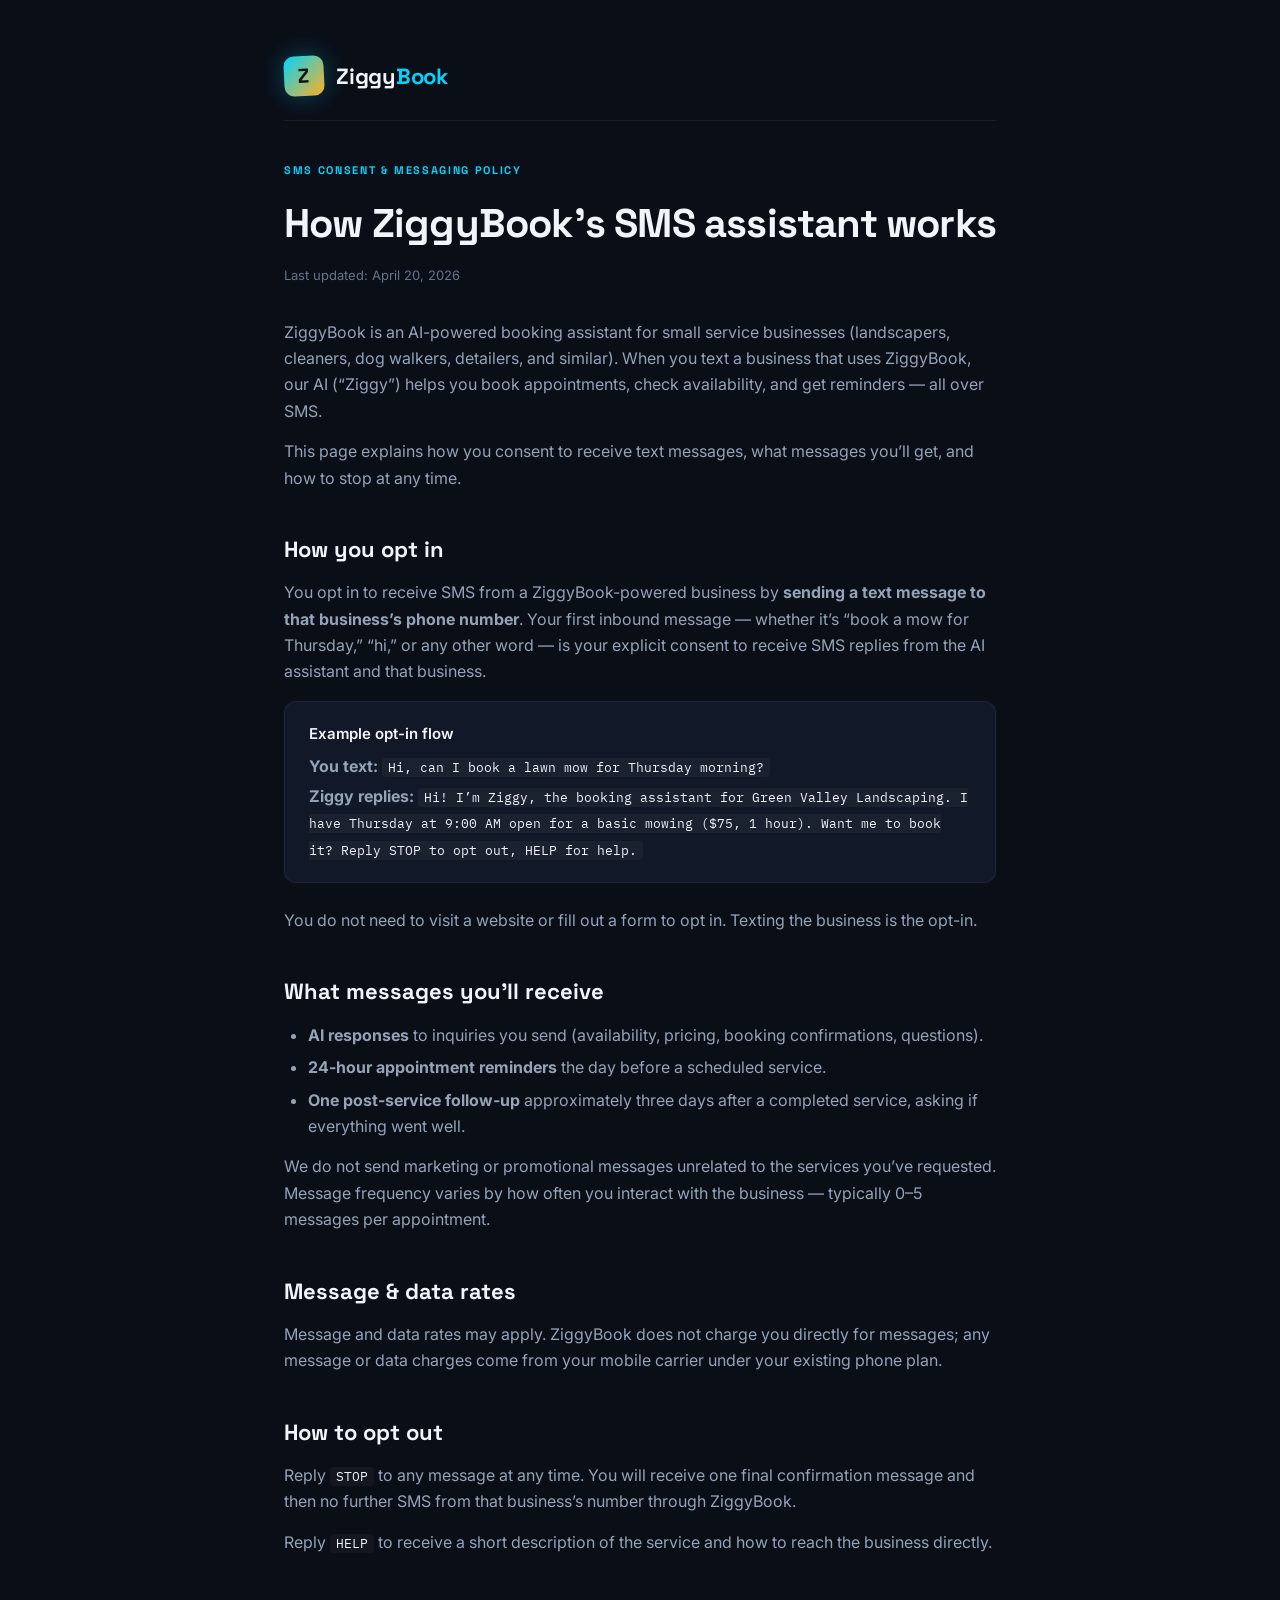
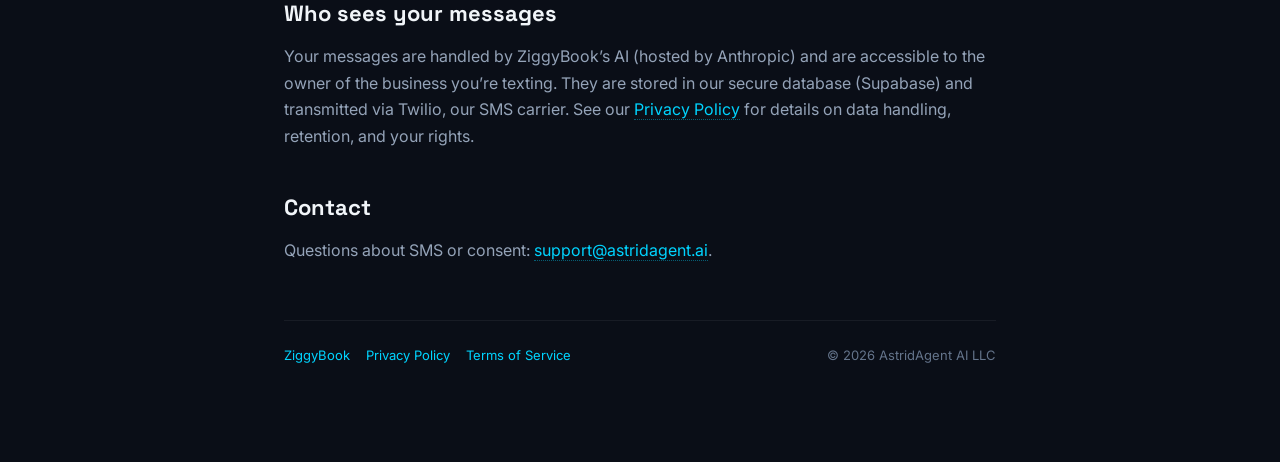
<file: sms-consent.html>
<!DOCTYPE html>
<html lang="en">
<head>
  <meta charset="UTF-8">
  <meta name="viewport" content="width=device-width, initial-scale=1.0">
  <title>SMS Consent & Messaging Policy · ZiggyBook</title>
  <meta name="description" content="How ZiggyBook's SMS booking assistant handles consent, opt-in, opt-out, and message rates.">
  <link rel="preconnect" href="https://fonts.googleapis.com">
  <link rel="preconnect" href="https://fonts.gstatic.com" crossorigin>
  <link href="https://fonts.googleapis.com/css2?family=Inter:wght@400;500;600;700;800&family=Space+Grotesk:wght@700&family=IBM+Plex+Mono:wght@500&display=swap" rel="stylesheet">
  <link rel="stylesheet" href="/policy-style.css">
</head>
<body>
  <div class="page">
    <header class="mast">
      <div class="logo-mark">Z</div>
      <div class="wordmark">Ziggy<span class="accent">Book</span></div>
    </header>

    <div class="eyebrow">SMS Consent & Messaging Policy</div>
    <h1>How ZiggyBook's SMS assistant works</h1>
    <div class="updated">Last updated: April 20, 2026</div>

    <p>ZiggyBook is an AI-powered booking assistant for small service businesses (landscapers, cleaners, dog walkers, detailers, and similar). When you text a business that uses ZiggyBook, our AI (&ldquo;Ziggy&rdquo;) helps you book appointments, check availability, and get reminders &mdash; all over SMS.</p>

    <p>This page explains how you consent to receive text messages, what messages you&rsquo;ll get, and how to stop at any time.</p>

    <h2>How you opt in</h2>

    <p>You opt in to receive SMS from a ZiggyBook-powered business by <strong>sending a text message to that business&rsquo;s phone number</strong>. Your first inbound message &mdash; whether it&rsquo;s &ldquo;book a mow for Thursday,&rdquo; &ldquo;hi,&rdquo; or any other word &mdash; is your explicit consent to receive SMS replies from the AI assistant and that business.</p>

    <div class="card">
      <h3>Example opt-in flow</h3>
      <p style="margin-bottom: 4px;"><strong>You text:</strong> <span class="mono">Hi, can I book a lawn mow for Thursday morning?</span></p>
      <p style="margin-bottom: 0;"><strong>Ziggy replies:</strong> <span class="mono">Hi! I&rsquo;m Ziggy, the booking assistant for Green Valley Landscaping. I have Thursday at 9:00 AM open for a basic mowing ($75, 1 hour). Want me to book it? Reply STOP to opt out, HELP for help.</span></p>
    </div>

    <p>You do not need to visit a website or fill out a form to opt in. Texting the business is the opt-in.</p>

    <h2>What messages you&rsquo;ll receive</h2>

    <ul>
      <li><strong>AI responses</strong> to inquiries you send (availability, pricing, booking confirmations, questions).</li>
      <li><strong>24-hour appointment reminders</strong> the day before a scheduled service.</li>
      <li><strong>One post-service follow-up</strong> approximately three days after a completed service, asking if everything went well.</li>
    </ul>

    <p>We do not send marketing or promotional messages unrelated to the services you&rsquo;ve requested. Message frequency varies by how often you interact with the business &mdash; typically 0&ndash;5 messages per appointment.</p>

    <h2>Message &amp; data rates</h2>
    <p>Message and data rates may apply. ZiggyBook does not charge you directly for messages; any message or data charges come from your mobile carrier under your existing phone plan.</p>

    <h2>How to opt out</h2>

    <p>Reply <span class="mono">STOP</span> to any message at any time. You will receive one final confirmation message and then no further SMS from that business&rsquo;s number through ZiggyBook.</p>

    <p>Reply <span class="mono">HELP</span> to receive a short description of the service and how to reach the business directly.</p>

    <h2>Who sees your messages</h2>

    <p>Your messages are handled by ZiggyBook&rsquo;s AI (hosted by Anthropic) and are accessible to the owner of the business you&rsquo;re texting. They are stored in our secure database (Supabase) and transmitted via Twilio, our SMS carrier. See our <a href="/privacy">Privacy Policy</a> for details on data handling, retention, and your rights.</p>

    <h2>Contact</h2>
    <p>Questions about SMS or consent: <a href="mailto:support@astridagent.ai">support@astridagent.ai</a>.</p>

    <footer class="foot">
      <a href="/">ZiggyBook</a>
      <a href="/privacy">Privacy Policy</a>
      <a href="/terms">Terms of Service</a>
      <span style="margin-left: auto;">&copy; 2026 AstridAgent AI LLC</span>
    </footer>
  </div>
</body>
</html>
</file>
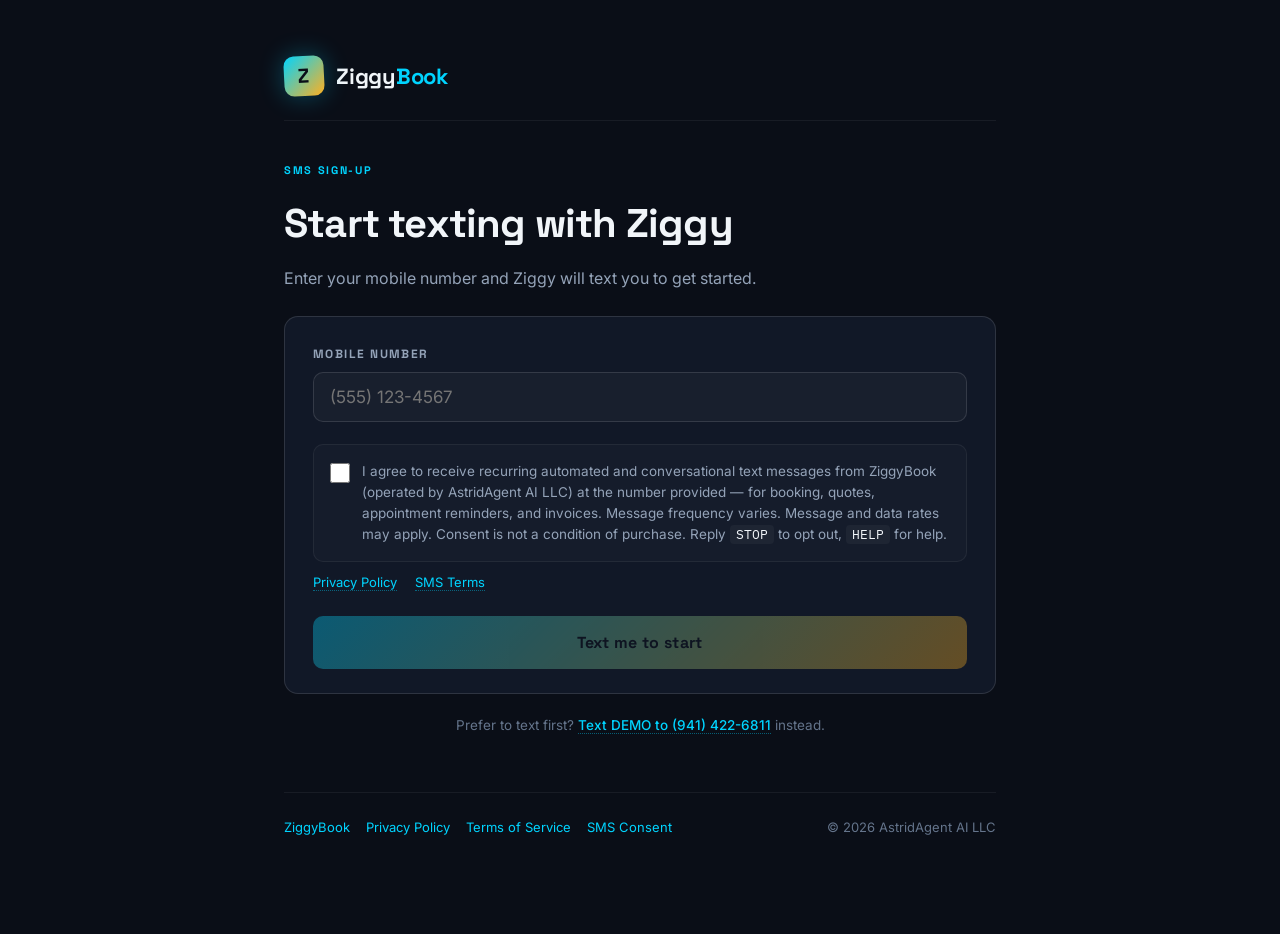
<file: sms-signup.html>
<!DOCTYPE html>
<html lang="en">
<head>
  <meta charset="UTF-8">
  <meta name="viewport" content="width=device-width, initial-scale=1.0">
  <title>Start texting with Ziggy · ZiggyBook</title>
  <meta name="description" content="Opt in to receive booking, quote, reminder, and invoice text messages from ZiggyBook (operated by AstridAgent AI LLC).">
  <meta name="robots" content="index,follow">
  <link rel="preconnect" href="https://fonts.googleapis.com">
  <link rel="preconnect" href="https://fonts.gstatic.com" crossorigin>
  <link href="https://fonts.googleapis.com/css2?family=Inter:wght@400;500;600;700;800&family=Space+Grotesk:wght@700&family=IBM+Plex+Mono:wght@500&display=swap" rel="stylesheet">
  <link rel="stylesheet" href="/policy-style.css">
  <style>
    /* Form-specific styles layered on top of policy-style.css so the
       sign-up page reads as part of the same product family as the
       policy pages. */
    .signup-card {
      background: var(--bg-card);
      border: 1px solid var(--border-bright);
      border-radius: 14px;
      padding: 28px 28px 24px;
      margin: 24px 0 16px;
    }
    .signup-card label.field-label {
      display: block;
      font-family: "Space Grotesk", sans-serif;
      font-size: 12px;
      letter-spacing: 0.12em;
      text-transform: uppercase;
      font-weight: 700;
      color: var(--text-secondary);
      margin-bottom: 8px;
    }
    .signup-card input[type="tel"] {
      width: 100%;
      background: rgba(255, 255, 255, 0.03);
      border: 1px solid var(--border-bright);
      border-radius: 10px;
      padding: 14px 16px;
      font-family: "Inter", sans-serif;
      font-size: 17px;
      color: var(--text-primary);
      outline: none;
      transition: border-color 0.15s, box-shadow 0.15s;
    }
    .signup-card input[type="tel"]:focus {
      border-color: var(--cyan);
      box-shadow: 0 0 0 3px rgba(0, 212, 255, 0.18);
    }
    .signup-card .consent-row {
      display: flex;
      gap: 12px;
      align-items: flex-start;
      margin-top: 22px;
      padding: 16px;
      background: rgba(255, 255, 255, 0.02);
      border: 1px solid var(--border);
      border-radius: 10px;
    }
    .signup-card .consent-row input[type="checkbox"] {
      flex-shrink: 0;
      width: 20px;
      height: 20px;
      margin-top: 2px;
      accent-color: var(--cyan);
      cursor: pointer;
    }
    .signup-card .consent-text {
      font-size: 13.5px;
      line-height: 1.55;
      color: var(--text-secondary);
      margin: 0;
    }
    .signup-card .links-row {
      margin-top: 10px;
      font-size: 13px;
      color: var(--text-muted);
    }
    .signup-card .links-row a {
      margin-right: 14px;
    }
    .signup-card button[type="submit"] {
      width: 100%;
      margin-top: 22px;
      padding: 16px 20px;
      background: linear-gradient(135deg, var(--cyan), var(--amber));
      color: var(--bg-primary);
      font-family: "Space Grotesk", sans-serif;
      font-weight: 700;
      font-size: 16px;
      letter-spacing: 0.02em;
      border: none;
      border-radius: 10px;
      cursor: pointer;
      transition: opacity 0.15s, transform 0.05s;
    }
    .signup-card button[type="submit"]:hover:not(:disabled) {
      opacity: 0.92;
    }
    .signup-card button[type="submit"]:active:not(:disabled) {
      transform: translateY(1px);
    }
    .signup-card button[type="submit"]:disabled {
      opacity: 0.35;
      cursor: not-allowed;
    }
    .alt-path {
      margin-top: 20px;
      text-align: center;
      font-size: 13.5px;
      color: var(--text-muted);
    }
    .alt-path a { font-weight: 500; }
    .success-card,
    .error-card {
      display: none;
      padding: 22px 24px;
      border-radius: 12px;
      margin-top: 16px;
    }
    .success-card {
      background: rgba(0, 212, 255, 0.06);
      border: 1px solid rgba(0, 212, 255, 0.35);
    }
    .success-card h2 {
      margin-top: 0;
      font-size: 20px;
      color: var(--cyan);
    }
    .error-card {
      background: rgba(255, 176, 32, 0.06);
      border: 1px solid rgba(255, 176, 32, 0.35);
    }
    .error-card h2 {
      margin-top: 0;
      font-size: 18px;
      color: var(--amber);
    }
    .is-shown { display: block !important; }
    .is-hidden { display: none !important; }
  </style>
</head>
<body>
  <div class="page">
    <header class="mast">
      <div class="logo-mark">Z</div>
      <div class="wordmark">Ziggy<span class="accent">Book</span></div>
    </header>

    <div class="eyebrow">SMS Sign-up</div>
    <h1>Start texting with Ziggy</h1>
    <p>Enter your mobile number and Ziggy will text you to get started.</p>

    <!-- Form posts JSON to the FastAPI opt-in endpoint. JS enhances UX
         (disable submit until consent is checked, in-page success state),
         but the form structure, consent copy, and links are visible
         without JS so a compliance reviewer with scripts disabled still
         sees the full consent record. -->
    <form id="signup-form"
          class="signup-card"
          action="https://api.astridagent.ai/api/sms-opt-in"
          method="POST"
          novalidate>

      <label class="field-label" for="phone">Mobile number</label>
      <input type="tel"
             id="phone"
             name="phone"
             autocomplete="tel"
             inputmode="tel"
             placeholder="(555) 123-4567"
             required>

      <!-- biz is populated from the ?biz=<slug> query param by the script
           below. Backend treats it as optional; absent biz means
           generic ZiggyBook onboarding. -->
      <input type="hidden" id="biz" name="biz" value="">

      <!-- consent_text is sent with the submission so the backend records
           the exact wording the customer agreed to (TCR / CTIA best
           practice — a screenshot of the page is fine, but having the
           exact string on file with the consent timestamp is stronger). -->
      <input type="hidden" name="consent_text" value="I agree to receive recurring automated and conversational text messages from ZiggyBook (operated by AstridAgent AI LLC) at the number provided — for booking, quotes, appointment reminders, and invoices. Message frequency varies. Message and data rates may apply. Consent is not a condition of purchase. Reply STOP to opt out, HELP for help.">

      <div class="consent-row">
        <input type="checkbox"
               id="consent"
               name="consent"
               value="agreed"
               required>
        <label for="consent" class="consent-text">
          I agree to receive recurring automated and conversational text messages
          from ZiggyBook (operated by AstridAgent AI LLC) at the number provided
          &mdash; for booking, quotes, appointment reminders, and invoices.
          Message frequency varies. Message and data rates may apply. Consent
          is not a condition of purchase. Reply <span class="mono">STOP</span>
          to opt out, <span class="mono">HELP</span> for help.
        </label>
      </div>

      <div class="links-row">
        <a href="/privacy">Privacy Policy</a>
        <a href="/terms">SMS Terms</a>
      </div>

      <button type="submit" id="submit-btn" disabled>Text me to start</button>
    </form>

    <div class="success-card" id="success-card" role="status" aria-live="polite">
      <h2>You're in &mdash; Ziggy will text you shortly.</h2>
      <p>If you don't see anything within a few minutes, check that your number was entered correctly, or email <a href="mailto:support@astridagent.ai">support@astridagent.ai</a>.</p>
    </div>

    <div class="error-card" id="error-card" role="alert">
      <h2>Hmm, something went wrong.</h2>
      <p id="error-message">Please try again, or email <a href="mailto:support@astridagent.ai">support@astridagent.ai</a> and we'll get you set up.</p>
    </div>

    <p class="alt-path">
      Prefer to text first? <a href="sms:+19414226811?body=DEMO">Text DEMO to (941) 422-6811</a> instead.
    </p>

    <footer class="foot">
      <a href="/">ZiggyBook</a>
      <a href="/privacy">Privacy Policy</a>
      <a href="/terms">Terms of Service</a>
      <a href="/sms-consent">SMS Consent</a>
      <span style="margin-left: auto;">&copy; 2026 AstridAgent AI LLC</span>
    </footer>
  </div>

  <script>
    // Progressive enhancement: page is fully readable without this script.
    // What it does:
    //   1. Reads ?biz=<slug> from the URL and sets the hidden biz input.
    //   2. Toggles the submit button's disabled state based on the
    //      consent checkbox (HTML5 `required` is the no-JS fallback).
    //   3. Hijacks form submit to POST JSON, then swaps the form for an
    //      in-page success card so the user stays on /sms-signup.
    (function () {
      var form = document.getElementById('signup-form');
      var phoneInput = document.getElementById('phone');
      var bizInput = document.getElementById('biz');
      var consentBox = document.getElementById('consent');
      var submitBtn = document.getElementById('submit-btn');
      var successCard = document.getElementById('success-card');
      var errorCard = document.getElementById('error-card');
      var errorMessage = document.getElementById('error-message');

      // Carry ?biz=<slug> through to the backend so Ziggy can greet
      // the customer for the right business and attribute the lead.
      try {
        var params = new URLSearchParams(window.location.search);
        var biz = params.get('biz');
        if (biz) {
          bizInput.value = biz.trim().slice(0, 64);
        }
      } catch (e) {
        // Older browser or weird URL — fail silent, biz stays empty.
      }

      function syncSubmitState() {
        submitBtn.disabled = !consentBox.checked;
      }
      consentBox.addEventListener('change', syncSubmitState);
      syncSubmitState();

      form.addEventListener('submit', function (ev) {
        ev.preventDefault();
        if (!consentBox.checked) return;
        submitBtn.disabled = true;
        submitBtn.textContent = 'Sending…';

        var payload = {
          phone: phoneInput.value.trim(),
          biz: bizInput.value || null,
          consent: 'agreed',
          consent_text: form.querySelector('input[name="consent_text"]').value,
          page_url: window.location.href
        };

        fetch(form.action, {
          method: 'POST',
          headers: { 'Content-Type': 'application/json' },
          body: JSON.stringify(payload),
          credentials: 'omit'
        }).then(function (res) {
          if (!res.ok) {
            return res.text().then(function (text) {
              throw new Error('HTTP ' + res.status + (text ? ': ' + text.slice(0, 200) : ''));
            });
          }
          form.classList.add('is-hidden');
          successCard.classList.add('is-shown');
        }).catch(function (err) {
          submitBtn.disabled = false;
          submitBtn.textContent = 'Text me to start';
          errorCard.classList.add('is-shown');
          if (err && err.message) {
            // Keep the surfaced detail short — no stack traces in the UI.
            errorMessage.textContent = 'Please try again. (' + err.message + ')';
          }
        });
      });
    })();
  </script>
</body>
</html>
</file>
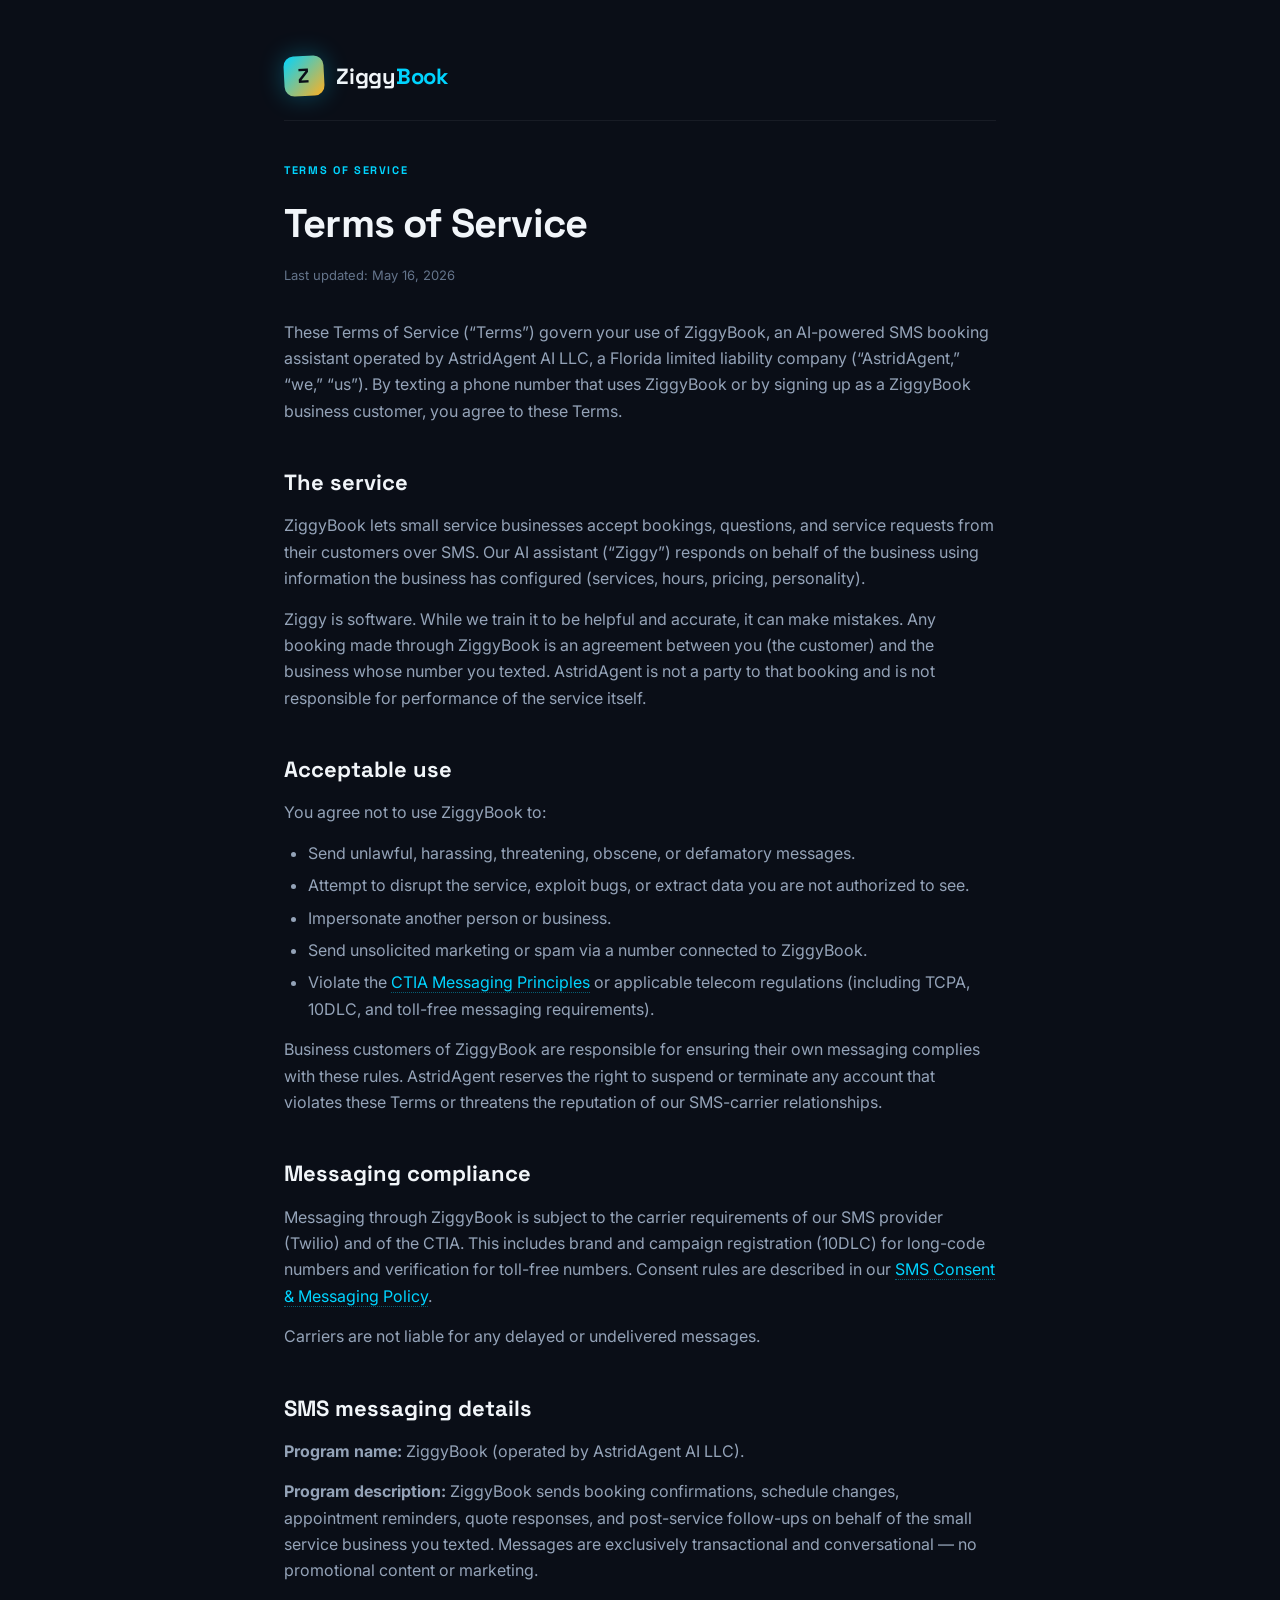
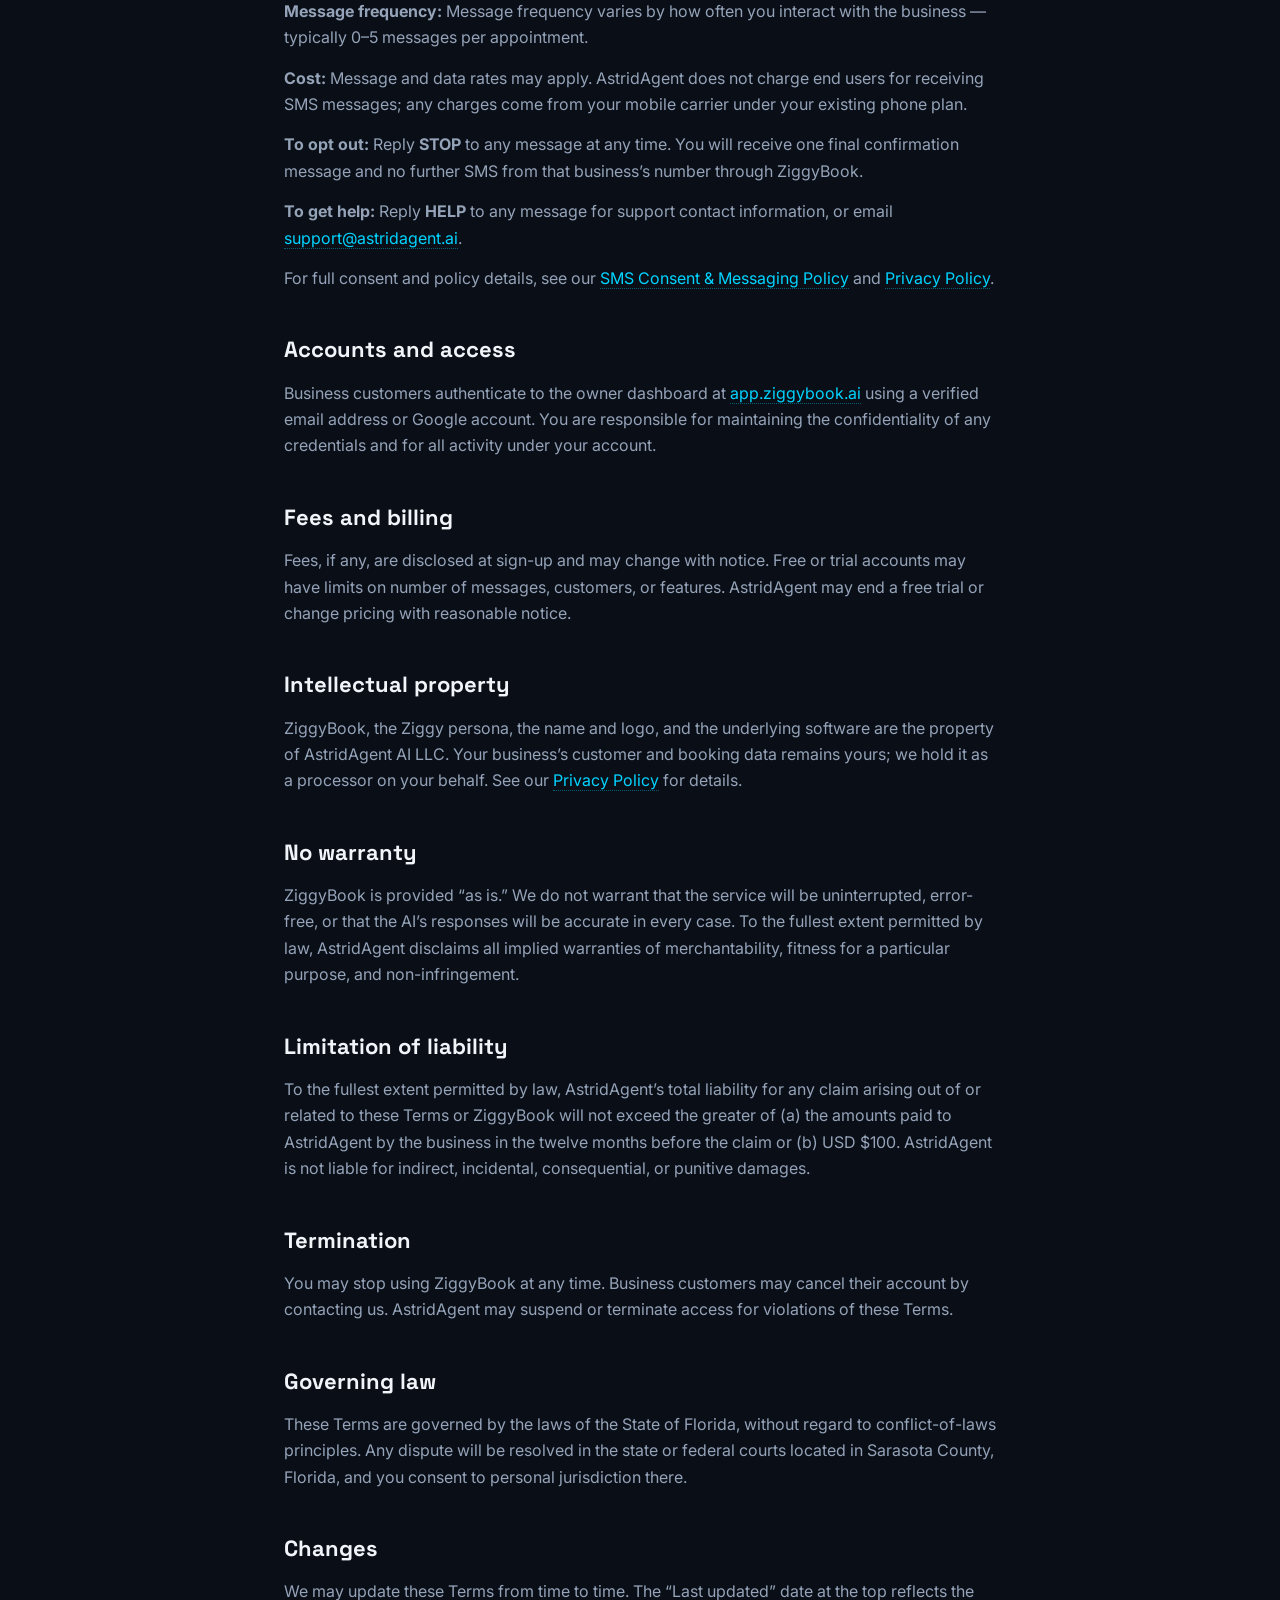
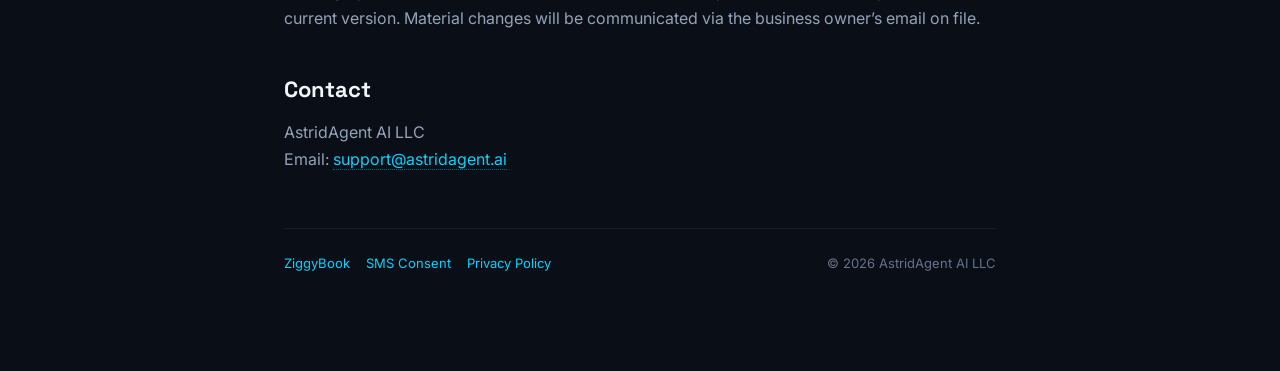
<file: terms.html>
<!DOCTYPE html>
<html lang="en">
<head>
  <meta charset="UTF-8">
  <meta name="viewport" content="width=device-width, initial-scale=1.0">
  <title>Terms of Service · ZiggyBook</title>
  <meta name="description" content="Terms of service for the ZiggyBook SMS booking assistant by AstridAgent AI LLC.">
  <link rel="preconnect" href="https://fonts.googleapis.com">
  <link rel="preconnect" href="https://fonts.gstatic.com" crossorigin>
  <link href="https://fonts.googleapis.com/css2?family=Inter:wght@400;500;600;700;800&family=Space+Grotesk:wght@700&family=IBM+Plex+Mono:wght@500&display=swap" rel="stylesheet">
  <link rel="stylesheet" href="/policy-style.css">
</head>
<body>
  <div class="page">
    <header class="mast">
      <div class="logo-mark">Z</div>
      <div class="wordmark">Ziggy<span class="accent">Book</span></div>
    </header>

    <div class="eyebrow">Terms of Service</div>
    <h1>Terms of Service</h1>
    <div class="updated">Last updated: May 16, 2026</div>

    <p>These Terms of Service (&ldquo;Terms&rdquo;) govern your use of ZiggyBook, an AI-powered SMS booking assistant operated by AstridAgent AI LLC, a Florida limited liability company (&ldquo;AstridAgent,&rdquo; &ldquo;we,&rdquo; &ldquo;us&rdquo;). By texting a phone number that uses ZiggyBook or by signing up as a ZiggyBook business customer, you agree to these Terms.</p>

    <h2>The service</h2>
    <p>ZiggyBook lets small service businesses accept bookings, questions, and service requests from their customers over SMS. Our AI assistant (&ldquo;Ziggy&rdquo;) responds on behalf of the business using information the business has configured (services, hours, pricing, personality).</p>

    <p>Ziggy is software. While we train it to be helpful and accurate, it can make mistakes. Any booking made through ZiggyBook is an agreement between you (the customer) and the business whose number you texted. AstridAgent is not a party to that booking and is not responsible for performance of the service itself.</p>

    <h2>Acceptable use</h2>
    <p>You agree not to use ZiggyBook to:</p>
    <ul>
      <li>Send unlawful, harassing, threatening, obscene, or defamatory messages.</li>
      <li>Attempt to disrupt the service, exploit bugs, or extract data you are not authorized to see.</li>
      <li>Impersonate another person or business.</li>
      <li>Send unsolicited marketing or spam via a number connected to ZiggyBook.</li>
      <li>Violate the <a href="https://www.ctia.org/the-wireless-industry/industry-commitments/messaging-interoperability-sms-mms" target="_blank" rel="noopener">CTIA Messaging Principles</a> or applicable telecom regulations (including TCPA, 10DLC, and toll-free messaging requirements).</li>
    </ul>

    <p>Business customers of ZiggyBook are responsible for ensuring their own messaging complies with these rules. AstridAgent reserves the right to suspend or terminate any account that violates these Terms or threatens the reputation of our SMS-carrier relationships.</p>

    <h2>Messaging compliance</h2>
    <p>Messaging through ZiggyBook is subject to the carrier requirements of our SMS provider (Twilio) and of the CTIA. This includes brand and campaign registration (10DLC) for long-code numbers and verification for toll-free numbers. Consent rules are described in our <a href="/sms-consent">SMS Consent &amp; Messaging Policy</a>.</p>
    <p>Carriers are not liable for any delayed or undelivered messages.</p>

    <h2>SMS messaging details</h2>
    <p><strong>Program name:</strong> ZiggyBook (operated by AstridAgent AI LLC).</p>
    <p><strong>Program description:</strong> ZiggyBook sends booking confirmations, schedule changes, appointment reminders, quote responses, and post-service follow-ups on behalf of the small service business you texted. Messages are exclusively transactional and conversational — no promotional content or marketing.</p>
    <p><strong>Message frequency:</strong> Message frequency varies by how often you interact with the business — typically 0&ndash;5 messages per appointment.</p>
    <p><strong>Cost:</strong> Message and data rates may apply. AstridAgent does not charge end users for receiving SMS messages; any charges come from your mobile carrier under your existing phone plan.</p>
    <p><strong>To opt out:</strong> Reply <strong>STOP</strong> to any message at any time. You will receive one final confirmation message and no further SMS from that business&rsquo;s number through ZiggyBook.</p>
    <p><strong>To get help:</strong> Reply <strong>HELP</strong> to any message for support contact information, or email <a href="mailto:support@astridagent.ai">support@astridagent.ai</a>.</p>
    <p>For full consent and policy details, see our <a href="/sms-consent">SMS Consent &amp; Messaging Policy</a> and <a href="/privacy">Privacy Policy</a>.</p>

    <h2>Accounts and access</h2>
    <p>Business customers authenticate to the owner dashboard at <a href="https://app.ziggybook.ai">app.ziggybook.ai</a> using a verified email address or Google account. You are responsible for maintaining the confidentiality of any credentials and for all activity under your account.</p>

    <h2>Fees and billing</h2>
    <p>Fees, if any, are disclosed at sign-up and may change with notice. Free or trial accounts may have limits on number of messages, customers, or features. AstridAgent may end a free trial or change pricing with reasonable notice.</p>

    <h2>Intellectual property</h2>
    <p>ZiggyBook, the Ziggy persona, the name and logo, and the underlying software are the property of AstridAgent AI LLC. Your business&rsquo;s customer and booking data remains yours; we hold it as a processor on your behalf. See our <a href="/privacy">Privacy Policy</a> for details.</p>

    <h2>No warranty</h2>
    <p>ZiggyBook is provided &ldquo;as is.&rdquo; We do not warrant that the service will be uninterrupted, error-free, or that the AI&rsquo;s responses will be accurate in every case. To the fullest extent permitted by law, AstridAgent disclaims all implied warranties of merchantability, fitness for a particular purpose, and non-infringement.</p>

    <h2>Limitation of liability</h2>
    <p>To the fullest extent permitted by law, AstridAgent&rsquo;s total liability for any claim arising out of or related to these Terms or ZiggyBook will not exceed the greater of (a) the amounts paid to AstridAgent by the business in the twelve months before the claim or (b) USD $100. AstridAgent is not liable for indirect, incidental, consequential, or punitive damages.</p>

    <h2>Termination</h2>
    <p>You may stop using ZiggyBook at any time. Business customers may cancel their account by contacting us. AstridAgent may suspend or terminate access for violations of these Terms.</p>

    <h2>Governing law</h2>
    <p>These Terms are governed by the laws of the State of Florida, without regard to conflict-of-laws principles. Any dispute will be resolved in the state or federal courts located in Sarasota County, Florida, and you consent to personal jurisdiction there.</p>

    <h2>Changes</h2>
    <p>We may update these Terms from time to time. The &ldquo;Last updated&rdquo; date at the top reflects the current version. Material changes will be communicated via the business owner&rsquo;s email on file.</p>

    <h2>Contact</h2>
    <p>AstridAgent AI LLC<br>
    Email: <a href="mailto:support@astridagent.ai">support@astridagent.ai</a></p>

    <footer class="foot">
      <a href="/">ZiggyBook</a>
      <a href="/sms-consent">SMS Consent</a>
      <a href="/privacy">Privacy Policy</a>
      <span style="margin-left: auto;">&copy; 2026 AstridAgent AI LLC</span>
    </footer>
  </div>
</body>
</html>
</file>
<file: policy-style.css>
/* Shared styles for /privacy, /terms, /sms-consent. Pulled from the same
   ZiggyBook design tokens as index.html so the policy pages look like
   part of the same product, not a hastily-attached legal page. */
*, *::before, *::after { margin: 0; padding: 0; box-sizing: border-box; }

:root {
  --cyan: #00D4FF;
  --amber: #FFB020;
  --bg-primary: #0A0E17;
  --bg-card: #111827;
  --text-primary: #F1F5F9;
  --text-secondary: #94A3B8;
  --text-muted: #64748B;
  --border: rgba(255, 255, 255, 0.06);
  --border-bright: rgba(255, 255, 255, 0.12);
}

html { scroll-behavior: smooth; }

body {
  font-family: "Inter", system-ui, -apple-system, "Segoe UI", sans-serif;
  background: var(--bg-primary);
  color: var(--text-primary);
  line-height: 1.65;
  -webkit-font-smoothing: antialiased;
}

.page {
  max-width: 760px;
  margin: 0 auto;
  padding: 56px 24px 96px;
}

header.mast {
  display: flex;
  align-items: center;
  gap: 12px;
  margin-bottom: 40px;
  padding-bottom: 24px;
  border-bottom: 1px solid var(--border);
}

.logo-mark {
  width: 40px;
  height: 40px;
  border-radius: 10px;
  background: linear-gradient(135deg, var(--cyan), var(--amber));
  display: flex;
  align-items: center;
  justify-content: center;
  font-family: "Space Grotesk", sans-serif;
  font-weight: 700;
  color: var(--bg-primary);
  font-size: 20px;
  transform: rotate(-3deg);
  box-shadow: 0 0 24px rgba(0, 212, 255, 0.3);
}

.wordmark {
  font-family: "Space Grotesk", sans-serif;
  font-weight: 700;
  font-size: 22px;
  letter-spacing: -0.01em;
}
.wordmark .accent { color: var(--cyan); }

h1 {
  font-family: "Space Grotesk", sans-serif;
  font-size: clamp(28px, 4vw, 40px);
  letter-spacing: -0.02em;
  margin-bottom: 8px;
}

.eyebrow {
  font-family: "Space Grotesk", sans-serif;
  text-transform: uppercase;
  letter-spacing: 0.15em;
  font-size: 11px;
  font-weight: 700;
  color: var(--cyan);
  margin-bottom: 12px;
}

.updated {
  font-size: 13px;
  color: var(--text-muted);
  margin-bottom: 32px;
}

h2 {
  font-family: "Space Grotesk", sans-serif;
  font-size: 22px;
  margin-top: 40px;
  margin-bottom: 12px;
  color: var(--text-primary);
}

h3 {
  font-size: 15px;
  margin-top: 24px;
  margin-bottom: 6px;
  color: var(--text-primary);
  font-weight: 600;
}

p {
  margin-bottom: 14px;
  color: var(--text-secondary);
}

ul {
  padding-left: 24px;
  margin-bottom: 14px;
  color: var(--text-secondary);
}

li { margin-bottom: 6px; }

a {
  color: var(--cyan);
  text-decoration: none;
  border-bottom: 1px dotted rgba(0, 212, 255, 0.4);
  transition: color 0.15s, border-color 0.15s;
}
a:hover {
  color: var(--amber);
  border-bottom-color: var(--amber);
}

code, .mono {
  font-family: "IBM Plex Mono", ui-monospace, monospace;
  font-size: 13px;
  background: rgba(255, 255, 255, 0.04);
  padding: 1px 6px;
  border-radius: 4px;
  color: var(--text-primary);
}

.card {
  background: var(--bg-card);
  border: 1px solid var(--border);
  border-radius: 12px;
  padding: 20px 24px;
  margin: 16px 0 24px;
}

.card h3:first-child { margin-top: 0; }

footer.foot {
  margin-top: 56px;
  padding-top: 24px;
  border-top: 1px solid var(--border);
  font-size: 13px;
  color: var(--text-muted);
  display: flex;
  flex-wrap: wrap;
  gap: 16px;
}

footer.foot a { border-bottom: none; }

@media (max-width: 640px) {
  .page { padding: 32px 20px 64px; }
}
</file>
